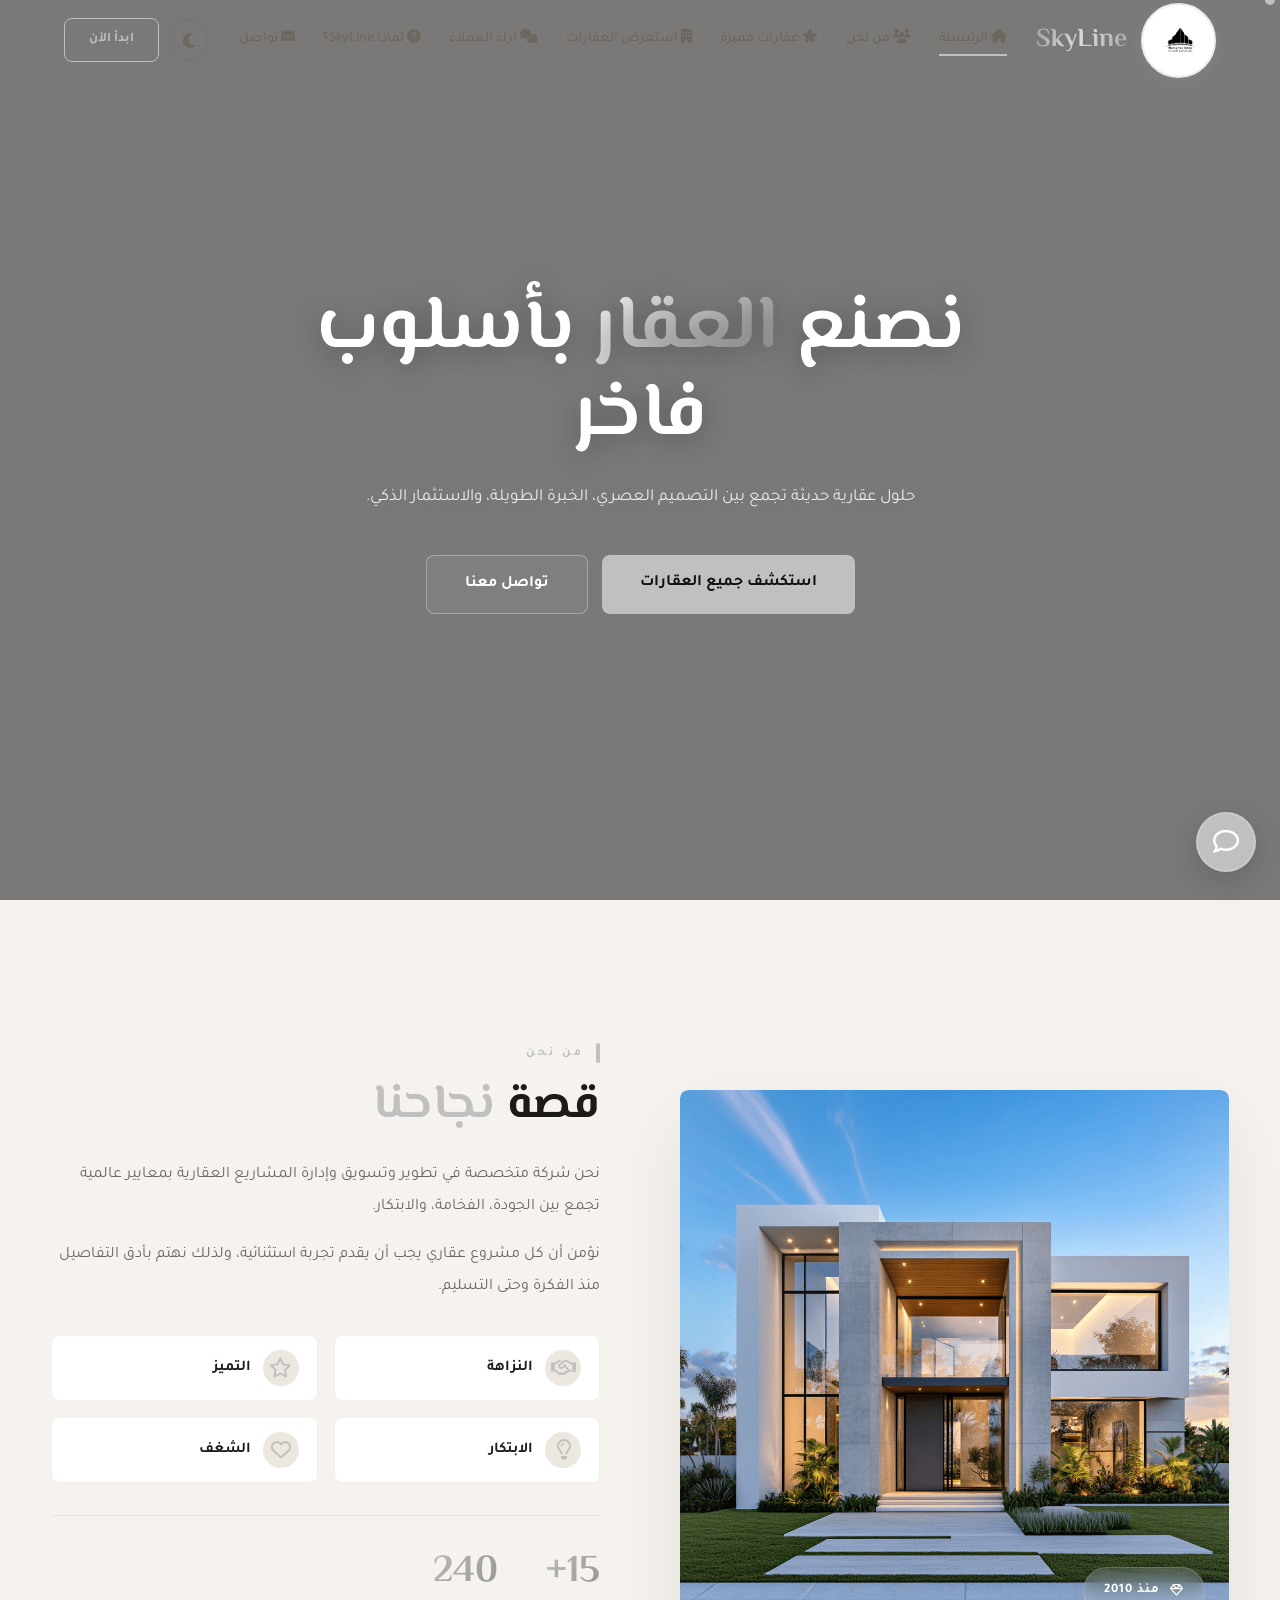
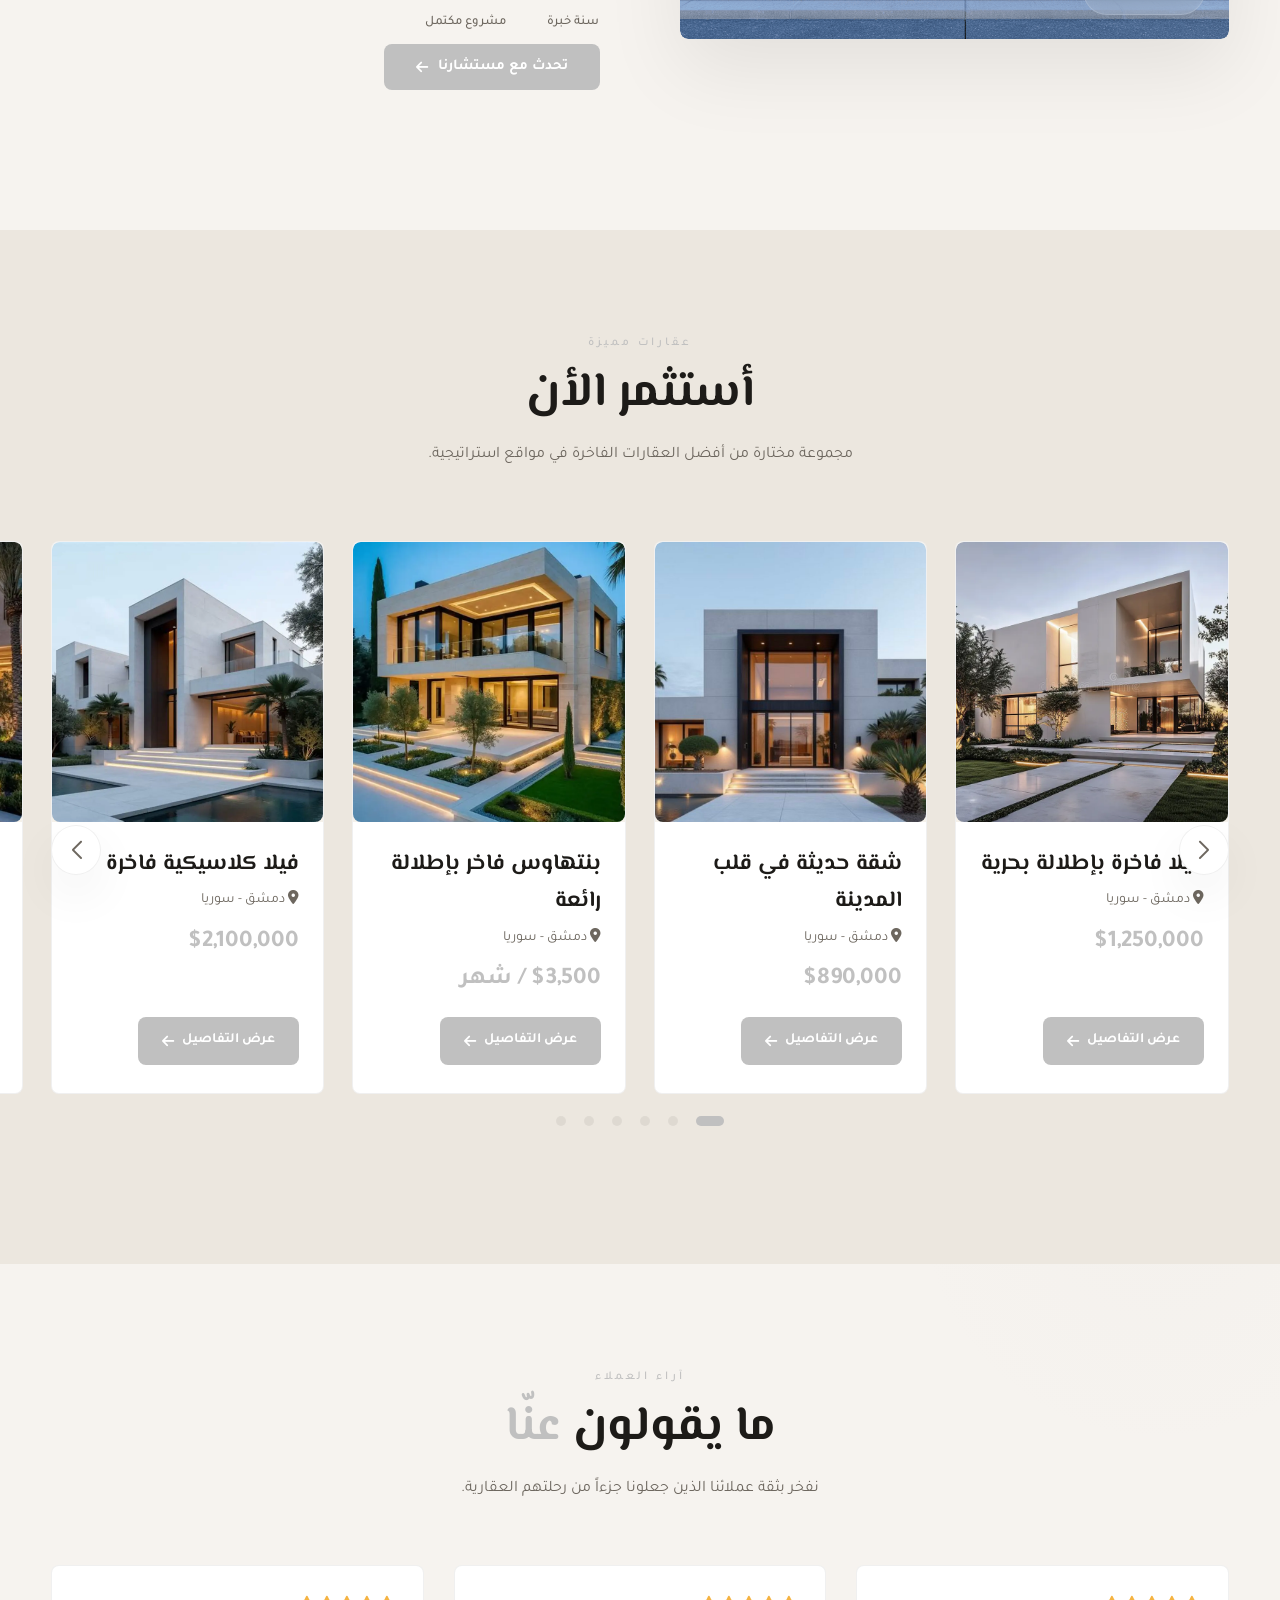
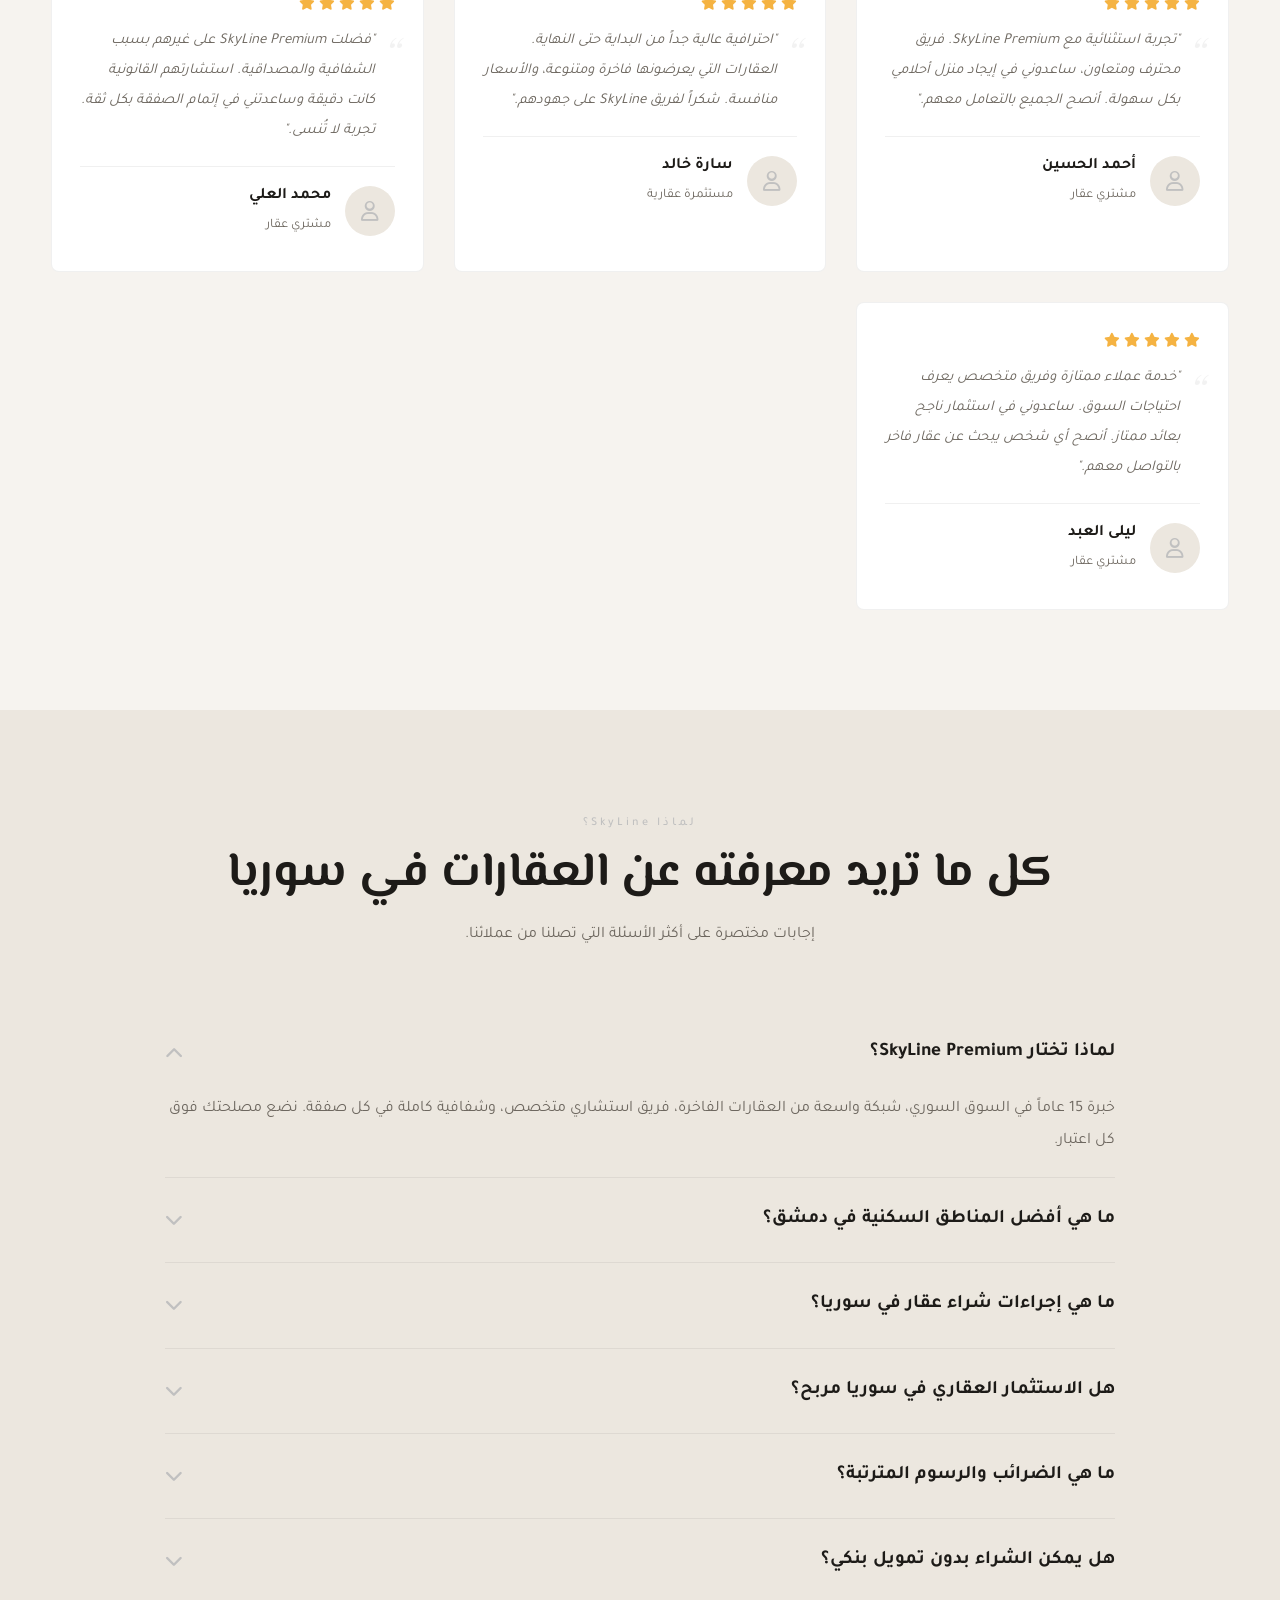
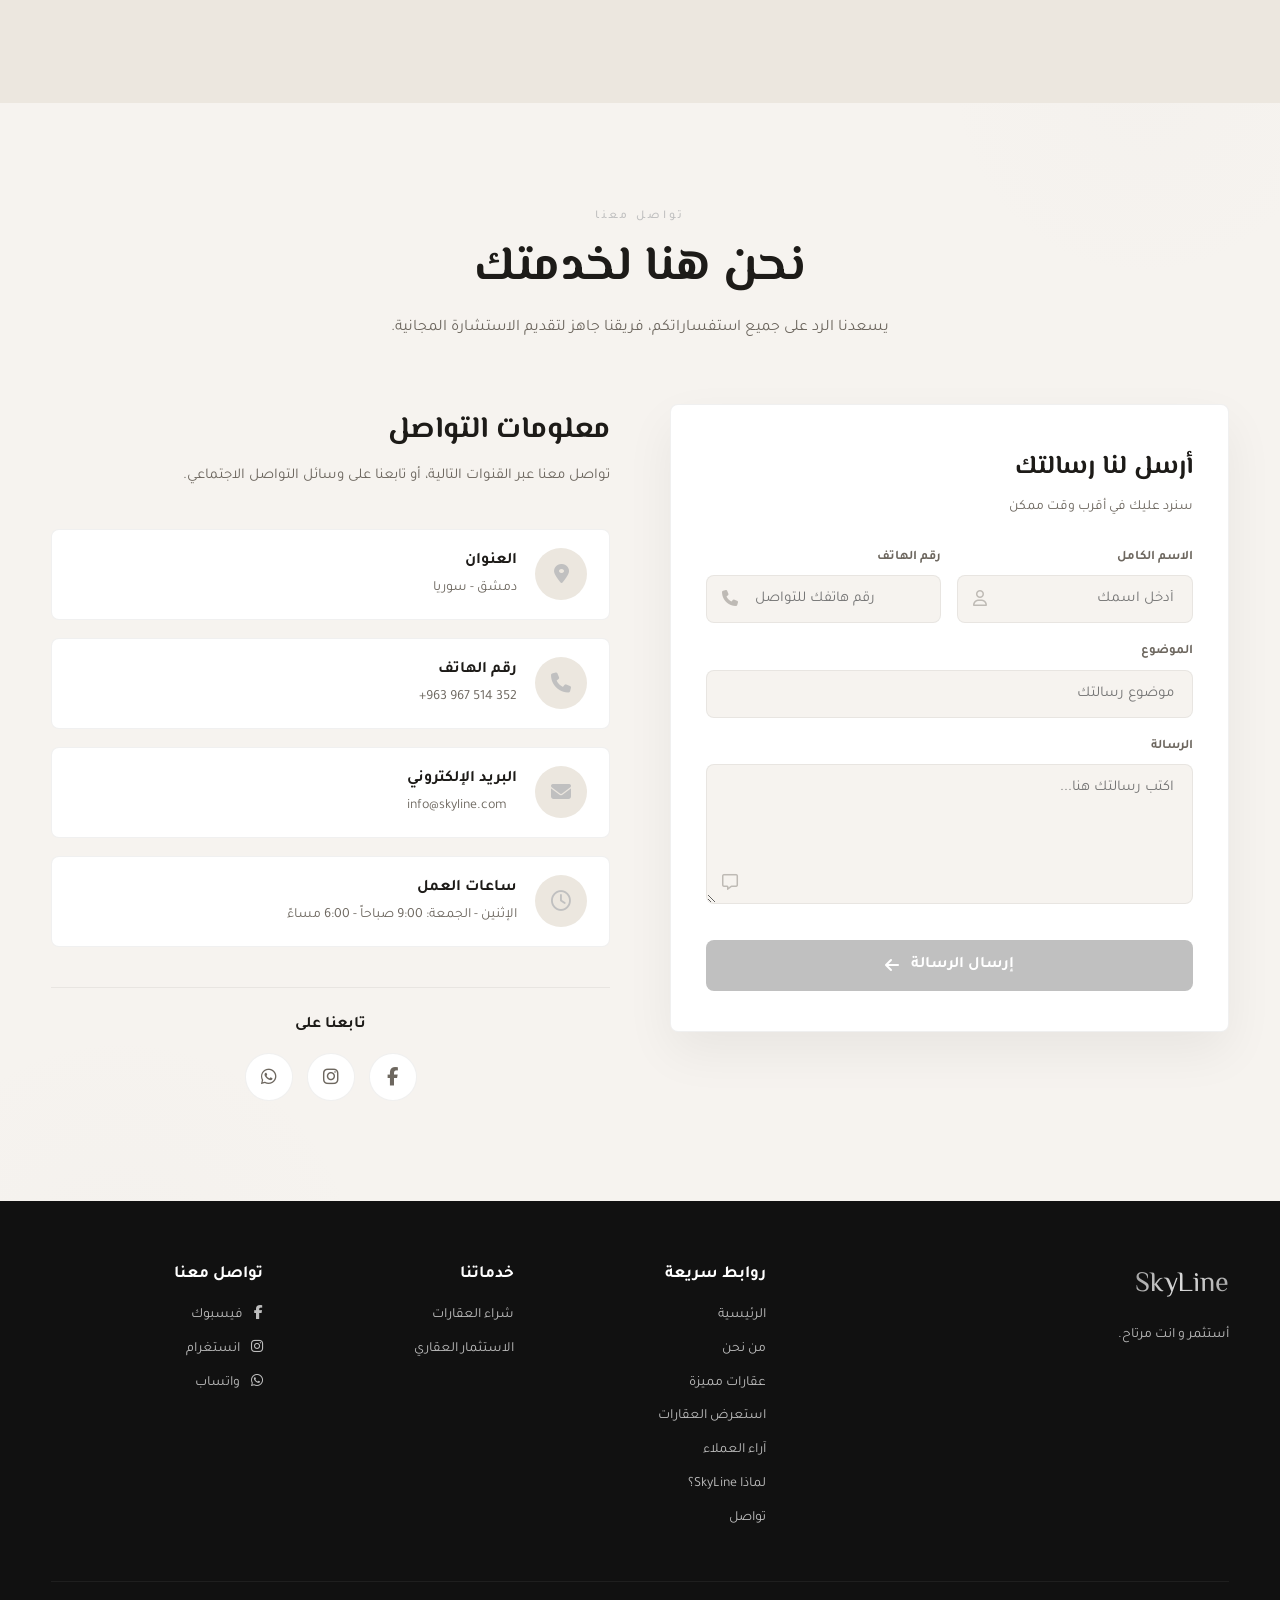
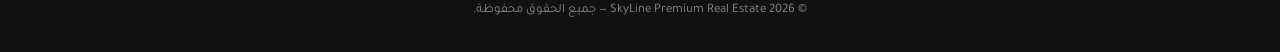
<file: index.html>
<!DOCTYPE html>
<html lang="ar" dir="rtl">
<head>
  <meta charset="UTF-8" />
  <meta name="viewport" content="width=device-width, initial-scale=1.0" />
  <title>SkyLine Premium | العقارات الفاخرة</title>

  <!-- ====== Favicon ====== -->
  <link rel="icon" type="image/jpeg" sizes="32x32" href="img/90.jpg" />
  <link rel="icon" type="image/jpeg" sizes="16x16" href="img/90.jpg" />
  <link rel="apple-touch-icon" sizes="180x180" href="img/90.jpg" />

  <!-- ====== الخطوط ====== -->
  <link rel="preconnect" href="https://fonts.googleapis.com" />
  <link rel="preconnect" href="https://fonts.gstatic.com" crossorigin />
  <link href="https://fonts.googleapis.com/css2?family=El+Messiri:wght@400;500;600;700&family=Tajawal:wght@300;400;500;700;800&display=swap" rel="stylesheet" />

  <!-- ====== Font Awesome ====== -->
  <link href="https://cdnjs.cloudflare.com/ajax/libs/font-awesome/6.6.0/css/all.min.css" rel="stylesheet" />

  <!-- ====== Swiper.js ====== -->
  <link rel="stylesheet" href="https://cdn.jsdelivr.net/npm/swiper@11/swiper-bundle.min.css" />
  <link rel="stylesheet" href="css/index.css" />
</head>

<body>

  <!-- ===== شاشة التحميل ===== -->
  <div class="loader" id="loader">
    <div class="loader-logo">
      <img src="img/1.jpg" alt="SkyLine" />
    </div>
    <div class="loader-bar-wrap">
      <div class="loader-bar"></div>
    </div>
    <p class="loader-text">أستثمر و انت مرتاح</p>
  </div>

  <!-- ===== المؤشر المخصص ===== -->
  <div class="cursor"></div>

  <!-- ===== الناف بار ===== -->
  <header class="navbar" id="navbar">
    <div class="nav-logo">
      <div class="nav-logo-badge">
        <img src="img/1.jpg" alt="شعار SkyLine" />
      </div>
      <div class="nav-logo-text">SkyLine</div>
    </div>

    <ul class="nav-links" id="navLinks">
      <button class="close-menu" id="closeMenu">
        <i class="fa-solid fa-xmark"></i>
      </button>
      <li><a href="#hero" class="active"><i class="fa-solid fa-house"></i> الرئيسية</a></li>
      <li><a href="#who"><i class="fa-solid fa-users"></i> من نحن</a></li>
      <li><a href="#featured"><i class="fa-solid fa-star"></i> عقارات مميزة</a></li>
      <li><a href="properties.html"><i class="fa-solid fa-building"></i> استعرض العقارات</a></li>
      <li><a href="#testimonials"><i class="fa-solid fa-comments"></i> آراء العملاء</a></li>
      <li><a href="#faq"><i class="fa-solid fa-circle-question"></i> لماذا SkyLine؟</a></li>
      <li><a href="#contact"><i class="fa-solid fa-envelope"></i> تواصل</a></li>
    </ul>

    <div class="nav-actions">
      <button class="theme-toggle" id="themeToggle" aria-label="تبديل الوضع">
        <i class="fa-solid fa-moon"></i>
      </button>
      <a href="#contact" class="nav-cta">ابدأ الآن</a>
      <button class="nav-burger" id="navBurger" aria-label="فتح القائمة">
        <i class="fa-solid fa-bars"></i>
      </button>
    </div>
  </header>

  <div class="nav-overlay" id="navOverlay"></div>

  <!-- ===== الهيرو ===== -->
  <section id="hero">
    <video class="hero-video hero-video-desktop" autoplay muted loop playsinline>
      <source src="img/hero-desktop.mp4" type="video/mp4" />
    </video>
    <video class="hero-video hero-video-mobile" autoplay muted loop playsinline>
      <source src="img/hero-mobile.mp4" type="video/mp4" />
    </video>
    <div class="hero-overlay"></div>
    <div class="hero-content">
      <h1>نصنع <span>العقار</span> بأسلوب فاخر</h1>
      <p>حلول عقارية حديثة تجمع بين التصميم العصري، الخبرة الطويلة، والاستثمار الذكي.</p>
      <div class="hero-btns">
        <a href="properties.html" class="hero-btn primary">استكشف جميع العقارات</a>
        <a href="#contact" class="hero-btn secondary">تواصل معنا</a>
      </div>
    </div>
  </section>

  <!-- ===== من نحن ===== -->
  <section id="who">
    <div class="container who-wrapper">
      <div class="who-grid">
        <div class="who-image-wrapper">
          <div class="who-image">
            <img src="img/about.jpg" alt="عن الشركة" />
            <div class="who-image-shimmer"></div>
          </div>
          <div class="who-image-badge">
            <i class="fa-regular fa-gem"></i>
            منذ 2010
          </div>
        </div>
        <div class="who-content fade-up">
          <div class="who-tag">من نحن</div>
          <h2>قصة <span>نجاحنا</span></h2>
          <p>نحن شركة متخصصة في تطوير وتسويق وإدارة المشاريع العقارية بمعايير عالمية تجمع بين الجودة، الفخامة، والابتكار.</p>
          <p>نؤمن أن كل مشروع عقاري يجب أن يقدم تجربة استثنائية، ولذلك نهتم بأدق التفاصيل منذ الفكرة وحتى التسليم.</p>
          <div class="who-values">
            <div class="who-value"><i class="fa-regular fa-handshake"></i><span>النزاهة</span></div>
            <div class="who-value"><i class="fa-regular fa-star"></i><span>التميز</span></div>
            <div class="who-value"><i class="fa-regular fa-lightbulb"></i><span>الابتكار</span></div>
            <div class="who-value"><i class="fa-regular fa-heart"></i><span>الشغف</span></div>
          </div>
          <div class="who-stats">
            <div class="who-stat"><h3>15+</h3><span>سنة خبرة</span></div>
            <div class="who-stat"><h3>240</h3><span>مشروع مكتمل</span></div>
          </div>
          <button onclick="toggleChat()" class="who-btn">تحدث مع مستشارنا <i class="fa-solid fa-arrow-left"></i></button>
        </div>
      </div>
    </div>
  </section>

  <!-- ===== عقارات مميزة ===== -->
  <section id="featured">
    <div class="container">
      <div class="section-head">
        <small>عقارات مميزة</small>
        <h2>أستثمر الأن</h2>
        <p>مجموعة مختارة من أفضل العقارات الفاخرة في مواقع استراتيجية.</p>
      </div>

      <div class="swiper featured-swiper">
        <div class="swiper-wrapper">
          <!-- العقار 1 -->
          <div class="swiper-slide">
            <div class="featured-slide">
              <div class="featured-slide-image" onclick="window.location.href='property-detail.html?id=0'">
                <img src="img/9.jpg" alt="فيلا فاخرة" />
                <div class="zoom-icon"><i class="fa-solid fa-expand"></i></div>
              </div>
              <div class="featured-slide-body">
                <h3>فيلا فاخرة بإطلالة بحرية</h3>
                <div class="location"><i class="fa-solid fa-location-dot"></i> دمشق - سوريا</div>
                <div class="price">$1,250,000</div>
                <a href="property-detail.html?id=0" class="details-btn">عرض التفاصيل <i class="fa-solid fa-arrow-left"></i></a>
              </div>
            </div>
          </div>
          <!-- العقار 2 -->
          <div class="swiper-slide">
            <div class="featured-slide">
              <div class="featured-slide-image" onclick="window.location.href='property-detail.html?id=1'">
                <img src="img/8.jpg" alt="شقة حديثة" />
                <div class="zoom-icon"><i class="fa-solid fa-expand"></i></div>
              </div>
              <div class="featured-slide-body">
                <h3>شقة حديثة في قلب المدينة</h3>
                <div class="location"><i class="fa-solid fa-location-dot"></i> دمشق - سوريا</div>
                <div class="price">$890,000</div>
                <a href="property-detail.html?id=1" class="details-btn">عرض التفاصيل <i class="fa-solid fa-arrow-left"></i></a>
              </div>
            </div>
          </div>
          <!-- العقار 3 -->
          <div class="swiper-slide">
            <div class="featured-slide">
              <div class="featured-slide-image" onclick="window.location.href='property-detail.html?id=2'">
                <img src="img/7.jpg" alt="بنتهاوس" />
                <div class="zoom-icon"><i class="fa-solid fa-expand"></i></div>
              </div>
              <div class="featured-slide-body">
                <h3>بنتهاوس فاخر بإطلالة رائعة</h3>
                <div class="location"><i class="fa-solid fa-location-dot"></i> دمشق - سوريا</div>
                <div class="price">$3,500 / شهر</div>
                <a href="property-detail.html?id=2" class="details-btn">عرض التفاصيل <i class="fa-solid fa-arrow-left"></i></a>
              </div>
            </div>
          </div>
          <!-- العقار 4 -->
          <div class="swiper-slide">
            <div class="featured-slide">
              <div class="featured-slide-image" onclick="window.location.href='property-detail.html?id=3'">
                <img src="img/6.jpg" alt="فيلا كلاسيكية" />
                <div class="zoom-icon"><i class="fa-solid fa-expand"></i></div>
              </div>
              <div class="featured-slide-body">
                <h3>فيلا كلاسيكية فاخرة</h3>
                <div class="location"><i class="fa-solid fa-location-dot"></i> دمشق - سوريا</div>
                <div class="price">$2,100,000</div>
                <a href="property-detail.html?id=3" class="details-btn">عرض التفاصيل <i class="fa-solid fa-arrow-left"></i></a>
              </div>
            </div>
          </div>
          <!-- العقار 5 -->
          <div class="swiper-slide">
            <div class="featured-slide">
              <div class="featured-slide-image" onclick="window.location.href='property-detail.html?id=4'">
                <img src="img/5.jpg" alt="فيلا عصرية" />
                <div class="zoom-icon"><i class="fa-solid fa-expand"></i></div>
              </div>
              <div class="featured-slide-body">
                <h3>فيلا عصرية بإطلالة جبلية</h3>
                <div class="location"><i class="fa-solid fa-location-dot"></i> دمشق - سوريا</div>
                <div class="price">$1,450,000</div>
                <a href="property-detail.html?id=4" class="details-btn">عرض التفاصيل <i class="fa-solid fa-arrow-left"></i></a>
              </div>
            </div>
          </div>
          <!-- العقار 6 -->
          <div class="swiper-slide">
            <div class="featured-slide">
              <div class="featured-slide-image" onclick="window.location.href='property-detail.html?id=5'">
                <img src="img/4.jpg" alt="شقة راقية" />
                <div class="zoom-icon"><i class="fa-solid fa-expand"></i></div>
              </div>
              <div class="featured-slide-body">
                <h3>شقة راقية بموقع مميز</h3>
                <div class="location"><i class="fa-solid fa-location-dot"></i> دمشق - سوريا</div>
                <div class="price">$750,000</div>
                <a href="property-detail.html?id=5" class="details-btn">عرض التفاصيل <i class="fa-solid fa-arrow-left"></i></a>
              </div>
            </div>
          </div>
        </div>

        <div class="swiper-button-next"></div>
        <div class="swiper-button-prev"></div>
        <div class="swiper-pagination"></div>
      </div>
    </div>
  </section>

  <!-- ===== آراء العملاء ===== -->
  <section id="testimonials">
    <div class="container">
      <div class="section-head">
        <small>آراء العملاء</small>
        <h2>ما يقولون <span>عنّا</span></h2>
        <p>نفخر بثقة عملائنا الذين جعلونا جزءاً من رحلتهم العقارية.</p>
      </div>

      <div class="testimonials-grid">
        <!-- رأي 1 -->
        <div class="testimonial-card">
          <div class="testimonial-stars">
            <i class="fa-solid fa-star"></i>
            <i class="fa-solid fa-star"></i>
            <i class="fa-solid fa-star"></i>
            <i class="fa-solid fa-star"></i>
            <i class="fa-solid fa-star"></i>
          </div>
          <p class="testimonial-text">"تجربة استثنائية مع SkyLine Premium. فريق محترف ومتعاون، ساعدوني في إيجاد منزل أحلامي بكل سهولة. أنصح الجميع بالتعامل معهم."</p>
          <div class="testimonial-author">
            <div class="testimonial-avatar">
              <i class="fa-regular fa-user"></i>
            </div>
            <div>
              <h4>أحمد الحسين</h4>
              <span>مشتري عقار</span>
            </div>
          </div>
        </div>
        <!-- رأي 2 -->
        <div class="testimonial-card">
          <div class="testimonial-stars">
            <i class="fa-solid fa-star"></i>
            <i class="fa-solid fa-star"></i>
            <i class="fa-solid fa-star"></i>
            <i class="fa-solid fa-star"></i>
            <i class="fa-solid fa-star"></i>
          </div>
          <p class="testimonial-text">"احترافية عالية جداً من البداية حتى النهاية. العقارات التي يعرضونها فاخرة ومتنوعة، والأسعار منافسة. شكراً لفريق SkyLine على جهودهم."</p>
          <div class="testimonial-author">
            <div class="testimonial-avatar">
              <i class="fa-regular fa-user"></i>
            </div>
            <div>
              <h4>سارة خالد</h4>
              <span>مستثمرة عقارية</span>
            </div>
          </div>
        </div>
        <!-- رأي 3 -->
        <div class="testimonial-card">
          <div class="testimonial-stars">
            <i class="fa-solid fa-star"></i>
            <i class="fa-solid fa-star"></i>
            <i class="fa-solid fa-star"></i>
            <i class="fa-solid fa-star"></i>
            <i class="fa-solid fa-star"></i>
          </div>
          <p class="testimonial-text">"فضلت SkyLine Premium على غيرهم بسبب الشفافية والمصداقية. استشارتهم القانونية كانت دقيقة وساعدتني في إتمام الصفقة بكل ثقة. تجربة لا تُنسى."</p>
          <div class="testimonial-author">
            <div class="testimonial-avatar">
              <i class="fa-regular fa-user"></i>
            </div>
            <div>
              <h4>محمد العلي</h4>
              <span>مشتري عقار</span>
            </div>
          </div>
        </div>
        <!-- رأي 4 -->
        <div class="testimonial-card">
          <div class="testimonial-stars">
            <i class="fa-solid fa-star"></i>
            <i class="fa-solid fa-star"></i>
            <i class="fa-solid fa-star"></i>
            <i class="fa-solid fa-star"></i>
            <i class="fa-solid fa-star"></i>
          </div>
          <p class="testimonial-text">"خدمة عملاء ممتازة وفريق متخصص يعرف احتياجات السوق. ساعدوني في استثمار ناجح بعائد ممتاز. أنصح أي شخص يبحث عن عقار فاخر بالتواصل معهم."</p>
          <div class="testimonial-author">
            <div class="testimonial-avatar">
              <i class="fa-regular fa-user"></i>
            </div>
            <div>
              <h4>ليلى العبد</h4>
              <span>مشتري عقار</span>
            </div>
          </div>
        </div>
      </div>
    </div>
  </section>

  <!-- ===== لماذا SkyLine؟ ===== -->
  <section id="faq">
    <div class="container">
      <div class="section-head">
        <small>لماذا SkyLine؟</small>
        <h2>كل ما تريد معرفته عن العقارات في سوريا</h2>
        <p>إجابات مختصرة على أكثر الأسئلة التي تصلنا من عملائنا.</p>
      </div>

      <div class="faq-grid">
        <div class="faq-item active">
          <div class="faq-question" onclick="toggleFaq(this)">
            <span>لماذا تختار SkyLine Premium؟</span>
            <i class="fa-solid fa-chevron-down faq-icon"></i>
          </div>
          <div class="faq-answer">
            <p>خبرة 15 عاماً في السوق السوري، شبكة واسعة من العقارات الفاخرة، فريق استشاري متخصص، وشفافية كاملة في كل صفقة. نضع مصلحتك فوق كل اعتبار.</p>
          </div>
        </div>
        <div class="faq-item">
          <div class="faq-question" onclick="toggleFaq(this)">
            <span>ما هي أفضل المناطق السكنية في دمشق؟</span>
            <i class="fa-solid fa-chevron-down faq-icon"></i>
          </div>
          <div class="faq-answer">
            <p><strong>المالكي، أبو رمانة، الربوة، واليرموك.</strong> المالكي وأبو رمانة من أعرق المناطق وأكثرها هدوءاً، الربوة توفر إطلالات طبيعية، واليرموك منطقة حيوية قريبة من الخدمات.</p>
          </div>
        </div>
        <div class="faq-item">
          <div class="faq-question" onclick="toggleFaq(this)">
            <span>ما هي إجراءات شراء عقار في سوريا؟</span>
            <i class="fa-solid fa-chevron-down faq-icon"></i>
          </div>
          <div class="faq-answer">
            <p>تبدأ بتوقيع عقد ابتدائي، ثم التوجه إلى <strong>دائرة السجل العقاري</strong> لإتمام التسجيل. تحتاج هوية شخصية، وإثبات ملكية البائع، وعقد البيع النهائي. تستغرق العملية من أسبوعين إلى شهر.</p>
          </div>
        </div>
        <div class="faq-item">
          <div class="faq-question" onclick="toggleFaq(this)">
            <span>هل الاستثمار العقاري في سوريا مربح؟</span>
            <i class="fa-solid fa-chevron-down faq-icon"></i>
          </div>
          <div class="faq-answer">
            <p>نعم، خاصة في دمشق وحلب. مع عودة الاستقرار، تشهد الأسعار ارتفاعاً تدريجياً. العائد على الإيجار في المناطق الحيوية يتراوح بين <strong>6% إلى 10%</strong> سنوياً.</p>
          </div>
        </div>
        <div class="faq-item">
          <div class="faq-question" onclick="toggleFaq(this)">
            <span>ما هي الضرائب والرسوم المترتبة؟</span>
            <i class="fa-solid fa-chevron-down faq-icon"></i>
          </div>
          <div class="faq-answer">
            <p>تشمل <strong>رسوم التسجيل العقاري</strong> (حوالي 3% من قيمة العقار)، رسوم الطابع، وضريبة الأبنية السنوية. فريقنا القانوني يقدم استشارة تفصيلية قبل إتمام الصفقة.</p>
          </div>
        </div>
        <div class="faq-item">
          <div class="faq-question" onclick="toggleFaq(this)">
            <span>هل يمكن الشراء بدون تمويل بنكي؟</span>
            <i class="fa-solid fa-chevron-down faq-icon"></i>
          </div>
          <div class="faq-answer">
            <p>نعم، يمكنك الشراء نقداً أو عبر خطة تقسيط مع البائع. نقدم في SkyLine Premium خدمات تسهيل الدفع مع مطورين موثوقين، بمقدم يبدأ من <strong>20%</strong> وتقسيط حتى 5 سنوات.</p>
          </div>
        </div>
      </div>
    </div>
  </section>

  <!-- ===== تواصل معنا ===== -->
  <section id="contact">
    <div class="container contact-wrapper">
      <div class="section-head">
        <small>تواصل معنا</small>
        <h2>نحن هنا لخدمتك</h2>
        <p>يسعدنا الرد على جميع استفساراتكم، فريقنا جاهز لتقديم الاستشارة المجانية.</p>
      </div>

      <div class="contact-grid">
        <div class="contact-form-box">
          <h3 class="form-title">أرسل لنا رسالتك</h3>
          <p class="form-subtitle">سنرد عليك في أقرب وقت ممكن</p>

          <form class="contact-form">
            <div class="form-row">
              <div class="form-group">
                <label>الاسم الكامل</label>
                <input type="text" placeholder="أدخل اسمك" required />
                <span class="input-icon"><i class="fa-regular fa-user"></i></span>
              </div>
              <div class="form-group">
                <label>رقم الهاتف</label>
                <input type="tel" placeholder="رقم هاتفك للتواصل" required />
                <span class="input-icon"><i class="fa-solid fa-phone"></i></span>
              </div>
            </div>
            <div class="form-group">
              <label>الموضوع</label>
              <input type="text" placeholder="موضوع رسالتك" />
            </div>
            <div class="form-group">
              <label>الرسالة</label>
              <textarea placeholder="اكتب رسالتك هنا..." required></textarea>
              <span class="input-icon-bottom"><i class="fa-regular fa-message"></i></span>
            </div>
            <button class="contact-btn" type="submit">
              إرسال الرسالة
              <i class="fa-solid fa-arrow-left"></i>
            </button>
          </form>
        </div>

        <div class="contact-info-box">
          <div class="info-head">
            <h3>معلومات التواصل</h3>
            <p>تواصل معنا عبر القنوات التالية، أو تابعنا على وسائل التواصل الاجتماعي.</p>
          </div>

          <div class="contact-info-items">
            <div class="info-item">
              <div class="info-icon"><i class="fa-solid fa-location-dot"></i></div>
              <div class="info-text">
                <h4>العنوان</h4>
                <p>دمشق - سوريا</p>
              </div>
            </div>
            <div class="info-item">
              <div class="info-icon"><i class="fa-solid fa-phone"></i></div>
              <div class="info-text">
                <h4>رقم الهاتف</h4>
                <p dir="ltr">+963 967 514 352</p>
              </div>
            </div>
            <div class="info-item">
              <div class="info-icon"><i class="fa-solid fa-envelope"></i></div>
              <div class="info-text">
                <h4>البريد الإلكتروني</h4>
                <p dir="ltr">info@skyline.com</p>
              </div>
            </div>
            <div class="info-item">
              <div class="info-icon"><i class="fa-regular fa-clock"></i></div>
              <div class="info-text">
                <h4>ساعات العمل</h4>
                <p>الإثنين - الجمعة: 9:00 صباحاً - 6:00 مساءً</p>
              </div>
            </div>
          </div>

          <div class="contact-social">
            <h4 style="text-align: center;">تابعنا على</h4>
            <div class="social-links" style="justify-content: center;">
              <a href="https://www.facebook.com/skylinepremium" target="_blank" aria-label="فيسبوك">
                <i class="fa-brands fa-facebook-f"></i>
              </a>
              <a href="https://www.instagram.com/skylinepremium" target="_blank" aria-label="انستغرام">
                <i class="fa-brands fa-instagram"></i>
              </a>
              <a href="https://wa.me/963967514352" target="_blank" aria-label="واتساب">
                <i class="fa-brands fa-whatsapp"></i>
              </a>
            </div>
          </div>
        </div>
      </div>
    </div>
  </section>

  <!-- ===== الفوتر ===== -->
  <footer>
    <div class="container">
      <div class="footer-grid">
        <div>
          <div class="footer-logo">SkyLine</div>
          <p class="footer-about">أستثمر و انت مرتاح.</p>
        </div>
        <div>
          <h3 style="margin-bottom:14px;font-size:17px;">روابط سريعة</h3>
          <div class="footer-links">
            <a href="#hero">الرئيسية</a>
            <a href="#who">من نحن</a>
            <a href="#featured">عقارات مميزة</a>
            <a href="properties.html">استعرض العقارات</a>
            <a href="#testimonials">آراء العملاء</a>
            <a href="#faq">لماذا SkyLine؟</a>
            <a href="#contact">تواصل</a>
          </div>
        </div>
        <div>
          <h3 style="margin-bottom:14px;font-size:17px;">خدماتنا</h3>
          <div class="footer-links">
  <a href="properties.html?offer=sale">شراء العقارات</a>
  <a href="index.html#faq">الاستثمار العقاري</a>
</div>
        </div>
        <div>
          <h3 style="margin-bottom:14px;font-size:17px;">تواصل معنا</h3>
          <div class="footer-links">
            <a href="https://www.facebook.com/skylinepremium" target="_blank">
              <i class="fa-brands fa-facebook-f" style="margin-left:8px;"></i> فيسبوك
            </a>
            <a href="https://www.instagram.com/skylinepremium" target="_blank">
              <i class="fa-brands fa-instagram" style="margin-left:8px;"></i> انستغرام
            </a>
            <a href="https://wa.me/963967514352" target="_blank">
              <i class="fa-brands fa-whatsapp" style="margin-left:8px;"></i> واتساب
            </a>
          </div>
        </div>
      </div>
      <div class="footer-bottom">© 2026 SkyLine Premium Real Estate — جميع الحقوق محفوظة.</div>
    </div>
  </footer>

  <!-- ===== زر العودة للأعلى ===== -->
  <a href="#" class="to-top" id="toTop"><i class="fa-solid fa-arrow-up"></i></a>

  <!-- ===== زر الشات بوت ===== -->
  <button class="chat-toggle" id="chatToggle" onclick="toggleChat()" aria-label="فتح المحادثة">
    <i class="fa-regular fa-comment"></i>
    <i class="fa-solid fa-xmark"></i>
  </button>

  <!-- ===== نافذة الشات ===== -->
  <div class="chat-window" id="chatWindow">
    <div class="chat-header">
      <div class="chat-header-info">
        <div class="chat-avatar"><i class="fa-regular fa-comment"></i></div>
        <div>
          <span class="chat-name">مساعد SkyLine</span>
          <span class="chat-status">متصل الآن</span>
        </div>
      </div>
      <button class="chat-header-close" onclick="toggleChat()">
        <i class="fa-solid fa-xmark"></i>
      </button>
    </div>

    <div class="chat-messages" id="chatMessages">
      <div class="chat-message bot">أهلاً بك! 👋</div>
      <div class="chat-message bot">كيف يمكنني مساعدتك اليوم؟</div>
    </div>

    <div class="chat-footer">
      <input type="text" id="chatInput" placeholder="اكتب رسالتك هنا..." onkeypress="if(event.key==='Enter') sendMessage()" />
      <button class="send-btn" onclick="sendMessage()">
        <i class="fa-regular fa-paper-plane"></i>
      </button>
    </div>
  </div>

  <script src="https://cdn.jsdelivr.net/npm/swiper@11/swiper-bundle.min.js"></script>
  <script src="js/index.js"></script>

</body>
</html>
</file>
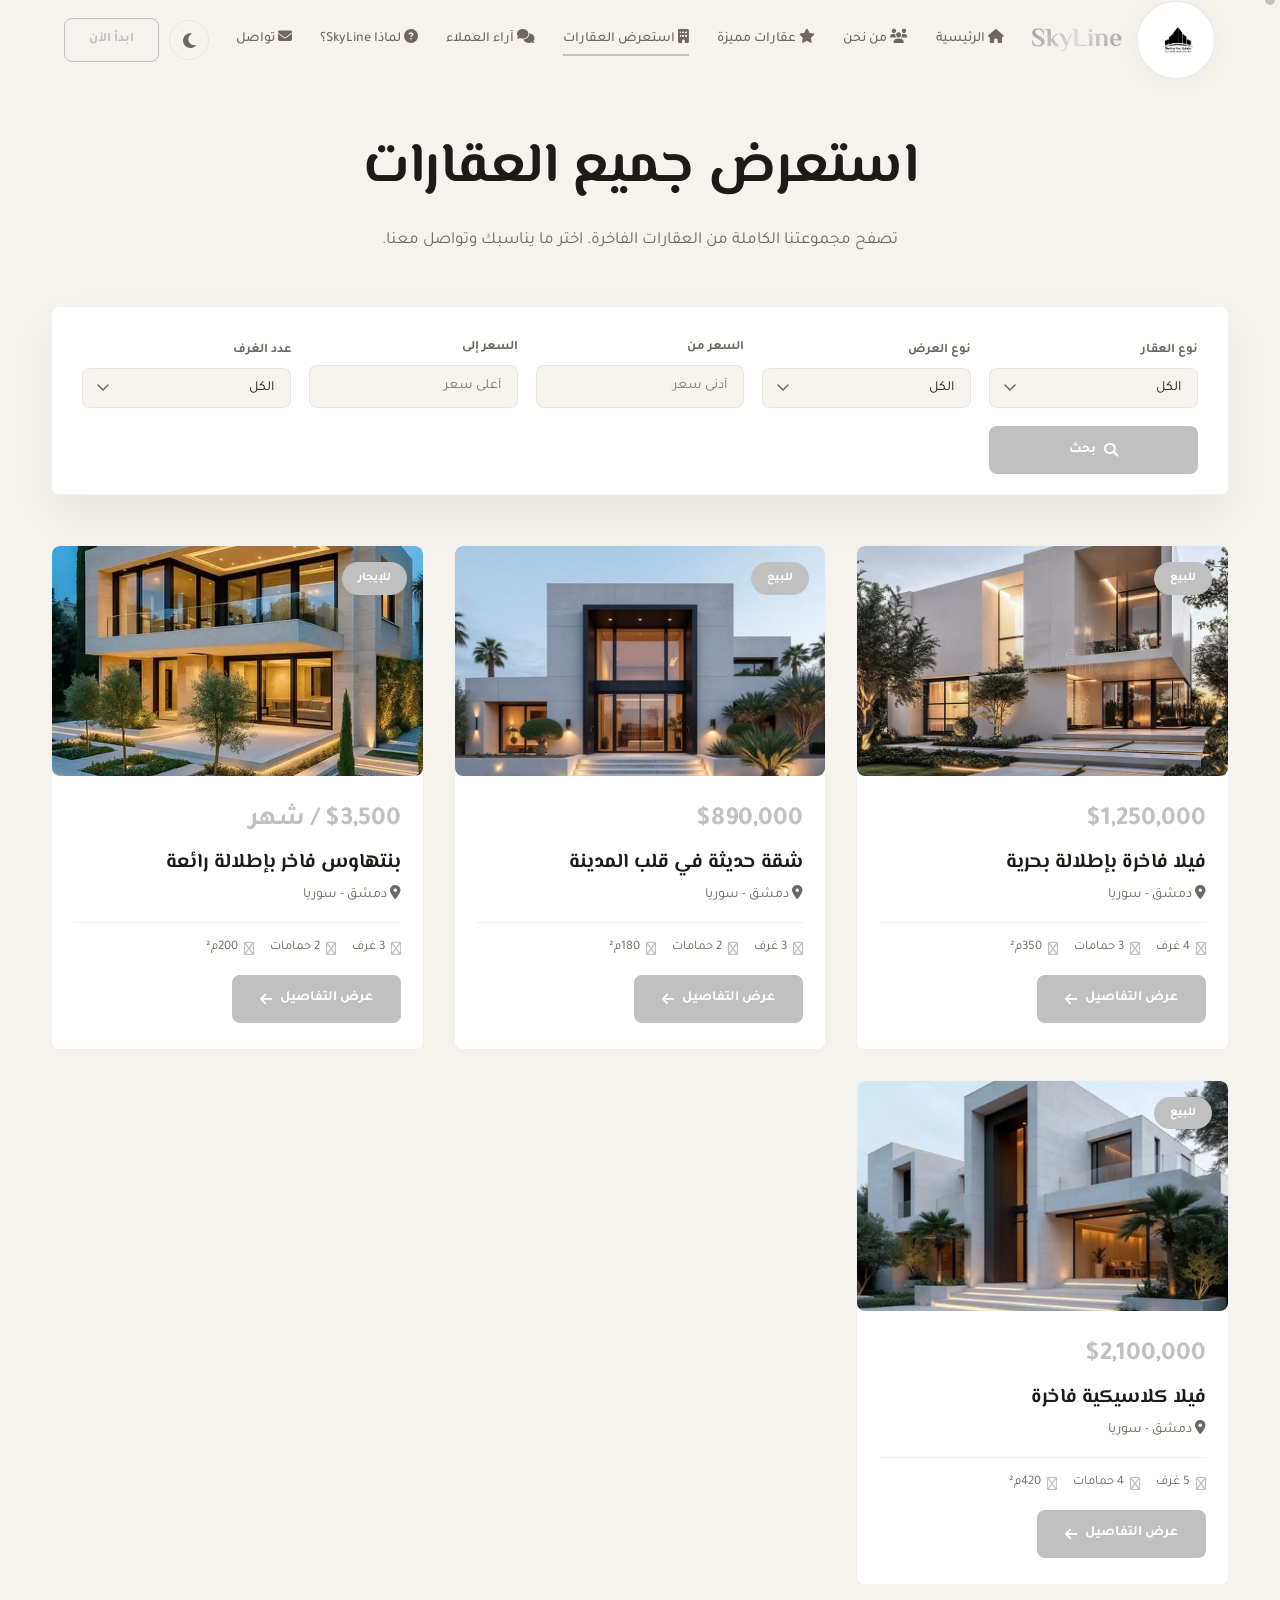
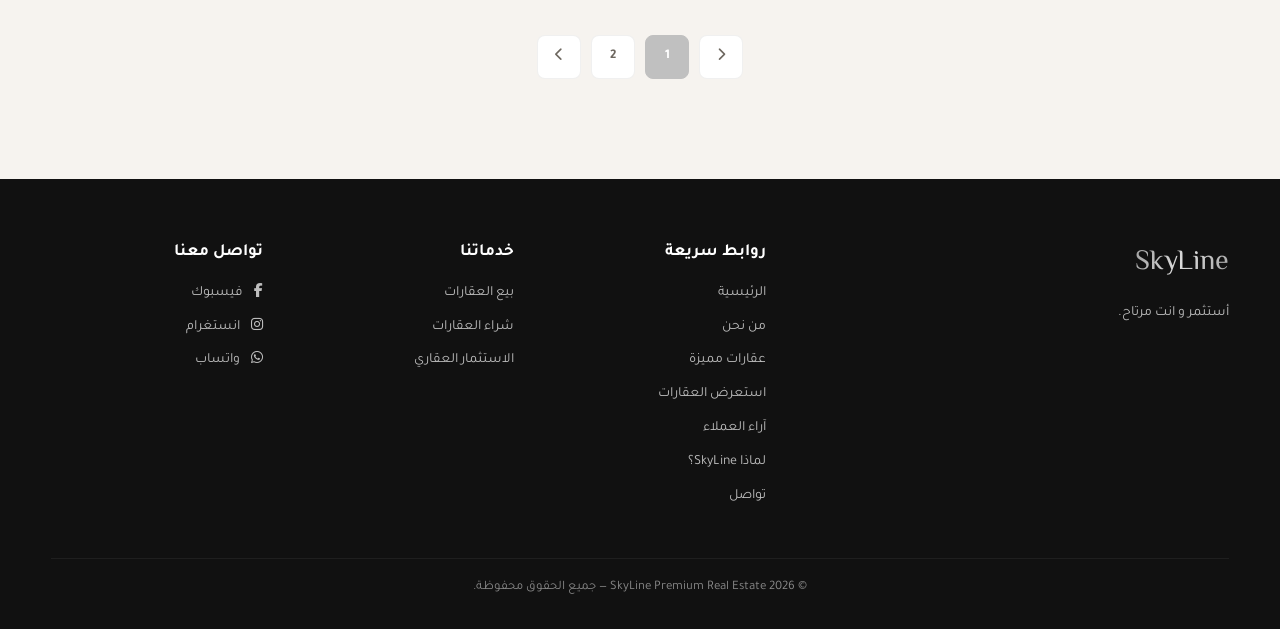
<file: properties.html>
<!DOCTYPE html>
<html lang="ar" dir="rtl">
<head>
  <meta charset="UTF-8" />
  <meta name="viewport" content="width=device-width, initial-scale=1.0" />
  <title>استعرض العقارات | SkyLine Premium</title>

  <!-- ====== Favicon ====== -->
  <link rel="icon" type="image/jpeg" sizes="32x32" href="img/90.jpg" />
  <link rel="icon" type="image/jpeg" sizes="16x16" href="img/90.jpg" />
  <link rel="apple-touch-icon" sizes="180x180" href="img/90.jpg" />

  <!-- ====== الخطوط ====== -->
  <link rel="preconnect" href="https://fonts.googleapis.com" />
  <link rel="preconnect" href="https://fonts.gstatic.com" crossorigin />
  <link href="https://fonts.googleapis.com/css2?family=El+Messiri:wght@400;500;600;700&family=Tajawal:wght@300;400;500;700;800&display=swap" rel="stylesheet" />

  <!-- ====== Font Awesome ====== -->
  <link href="https://cdnjs.cloudflare.com/ajax/libs/font-awesome/6.6.0/css/all.min.css" rel="stylesheet" />

  <link rel="stylesheet" href="css/properties.css">
</head>

<body>

  <!-- ===== شاشة التحميل ===== -->
  <div class="loader" id="loader">
    <div class="loader-logo">
      <img src="img/1.jpg" alt="SkyLine" />
    </div>
    <div class="loader-bar-wrap">
      <div class="loader-bar"></div>
    </div>
<p class="loader-text">أستثمر و انت مرتاح</p>  </div>

  <!-- ===== المؤشر المخصص ===== -->
  <div class="cursor"></div>

  <!-- ===== الناف بار ===== -->
  <header class="navbar" id="navbar">
    <div class="nav-logo">
      <div class="nav-logo-badge">
        <img src="img/1.jpg" alt="شعار SkyLine" />
      </div>
      <div class="nav-logo-text">SkyLine</div>
    </div>

    <ul class="nav-links" id="navLinks">
      <button class="close-menu" id="closeMenu">
        <i class="fa-solid fa-xmark"></i>
      </button>
      <li><a href="index.html#hero"><i class="fa-solid fa-house"></i> الرئيسية</a></li>
      <li><a href="index.html#who"><i class="fa-solid fa-users"></i> من نحن</a></li>
      <li><a href="index.html#featured"><i class="fa-solid fa-star"></i> عقارات مميزة</a></li>
      <li><a href="properties.html" class="active"><i class="fa-solid fa-building"></i> استعرض العقارات</a></li>
      <li><a href="index.html#testimonials"><i class="fa-solid fa-comments"></i> آراء العملاء</a></li>
      <li><a href="index.html#faq"><i class="fa-solid fa-circle-question"></i> لماذا SkyLine؟</a></li>
      <li><a href="index.html#contact"><i class="fa-solid fa-envelope"></i> تواصل</a></li>
    </ul>

    <div class="nav-actions">
      <button class="theme-toggle" id="themeToggle" aria-label="تبديل الوضع">
        <i class="fa-solid fa-moon"></i>
      </button>
      <a href="index.html#contact" class="nav-cta">ابدأ الآن</a>
      <button class="nav-burger" id="navBurger" aria-label="فتح القائمة">
        <i class="fa-solid fa-bars"></i>
      </button>
    </div>
  </header>

  <div class="nav-overlay" id="navOverlay"></div>

  <!-- ===== صفحة العقارات ===== -->
  <section class="properties-page">
    <div class="container">

      <div class="properties-header">
        <h1>استعرض جميع العقارات</h1>
        <p>تصفح مجموعتنا الكاملة من العقارات الفاخرة. اختر ما يناسبك وتواصل معنا.</p>
      </div>

      <div class="filter-section">
        <form id="filterForm">
          <div class="filter-grid">
            <div class="filter-group">
              <label>نوع العقار</label>
              <select id="propertyType">
                <option value="all">الكل</option>
                <option value="villa">فيلا</option>
                <option value="apartment">شقة</option>
                <option value="penthouse">بنتهاوس</option>
              </select>
            </div>
            <div class="filter-group">
              <label>نوع العرض</label>
              <select id="offerType">
                <option value="all">الكل</option>
                <option value="sale">للبيع</option>
                <option value="rent">للإيجار</option>
              </select>
            </div>
            <div class="filter-group">
              <label>السعر من</label>
              <input type="number" id="priceFrom" placeholder="أدنى سعر" />
            </div>
            <div class="filter-group">
              <label>السعر إلى</label>
              <input type="number" id="priceTo" placeholder="أعلى سعر" />
            </div>
            <div class="filter-group">
              <label>عدد الغرف</label>
              <select id="bedrooms">
                <option value="all">الكل</option>
                <option value="1">1</option>
                <option value="2">2</option>
                <option value="3">3</option>
                <option value="4">4+</option>
              </select>
            </div>
            <div class="filter-group" style="display:flex; align-items:end;">
              <button class="filter-btn" type="submit"><i class="fa-solid fa-magnifying-glass"></i> بحث</button>
            </div>
          </div>
        </form>
      </div>

      <div class="properties-grid" id="propertiesGrid">
        <!-- العقار 1 -->
        <div class="property-card" data-type="villa" data-offer="sale" data-price="1250000" data-bedrooms="4">
          <div class="property-card-image" onclick="window.location.href='property-detail.html?id=0'">
            <img src="img/9.jpg" alt="فيلا فاخرة" />
            <span class="property-tag">للبيع</span>
          </div>
          <div class="property-card-body">
            <div class="property-price">$1,250,000</div>
            <h3 class="property-title">فيلا فاخرة بإطلالة بحرية</h3>
            <div class="property-location"><i class="fa-solid fa-location-dot"></i> دمشق - سوريا</div>
            <div class="property-features">
              <span><i class="fa-regular fa-bed"></i> 4 غرف</span>
              <span><i class="fa-regular fa-bath"></i> 3 حمامات</span>
              <span><i class="fa-regular fa-ruler"></i> 350م²</span>
            </div>
            <a href="property-detail.html?id=0" class="property-detail-btn">
              عرض التفاصيل <i class="fa-solid fa-arrow-left"></i>
            </a>
          </div>
        </div>

        <!-- العقار 2 -->
        <div class="property-card" data-type="apartment" data-offer="sale" data-price="890000" data-bedrooms="3">
          <div class="property-card-image" onclick="window.location.href='property-detail.html?id=1'">
            <img src="img/8.jpg" alt="شقة حديثة" />
            <span class="property-tag">للبيع</span>
          </div>
          <div class="property-card-body">
            <div class="property-price">$890,000</div>
            <h3 class="property-title">شقة حديثة في قلب المدينة</h3>
            <div class="property-location"><i class="fa-solid fa-location-dot"></i> دمشق - سوريا</div>
            <div class="property-features">
              <span><i class="fa-regular fa-bed"></i> 3 غرف</span>
              <span><i class="fa-regular fa-bath"></i> 2 حمامات</span>
              <span><i class="fa-regular fa-ruler"></i> 180م²</span>
            </div>
            <a href="property-detail.html?id=1" class="property-detail-btn">
              عرض التفاصيل <i class="fa-solid fa-arrow-left"></i>
            </a>
          </div>
        </div>

        <!-- العقار 3 -->
        <div class="property-card" data-type="penthouse" data-offer="rent" data-price="3500" data-bedrooms="3">
          <div class="property-card-image" onclick="window.location.href='property-detail.html?id=2'">
            <img src="img/7.jpg" alt="بنتهاوس" />
            <span class="property-tag">للإيجار</span>
          </div>
          <div class="property-card-body">
            <div class="property-price">$3,500 / شهر</div>
            <h3 class="property-title">بنتهاوس فاخر بإطلالة رائعة</h3>
            <div class="property-location"><i class="fa-solid fa-location-dot"></i> دمشق - سوريا</div>
            <div class="property-features">
              <span><i class="fa-regular fa-bed"></i> 3 غرف</span>
              <span><i class="fa-regular fa-bath"></i> 2 حمامات</span>
              <span><i class="fa-regular fa-ruler"></i> 200م²</span>
            </div>
            <a href="property-detail.html?id=2" class="property-detail-btn">
              عرض التفاصيل <i class="fa-solid fa-arrow-left"></i>
            </a>
          </div>
        </div>

        <!-- العقار 4 -->
        <div class="property-card" data-type="villa" data-offer="sale" data-price="2100000" data-bedrooms="5">
          <div class="property-card-image" onclick="window.location.href='property-detail.html?id=3'">
            <img src="img/6.jpg" alt="فيلا كلاسيكية" />
            <span class="property-tag">للبيع</span>
          </div>
          <div class="property-card-body">
            <div class="property-price">$2,100,000</div>
            <h3 class="property-title">فيلا كلاسيكية فاخرة</h3>
            <div class="property-location"><i class="fa-solid fa-location-dot"></i> دمشق - سوريا</div>
            <div class="property-features">
              <span><i class="fa-regular fa-bed"></i> 5 غرف</span>
              <span><i class="fa-regular fa-bath"></i> 4 حمامات</span>
              <span><i class="fa-regular fa-ruler"></i> 420م²</span>
            </div>
            <a href="property-detail.html?id=3" class="property-detail-btn">
              عرض التفاصيل <i class="fa-solid fa-arrow-left"></i>
            </a>
          </div>
        </div>

        <!-- العقار 5 -->
        <div class="property-card" data-type="villa" data-offer="sale" data-price="1450000" data-bedrooms="4">
          <div class="property-card-image" onclick="window.location.href='property-detail.html?id=4'">
            <img src="img/5.jpg" alt="فيلا عصرية" />
            <span class="property-tag">للبيع</span>
          </div>
          <div class="property-card-body">
            <div class="property-price">$1,450,000</div>
            <h3 class="property-title">فيلا عصرية بإطلالة جبلية</h3>
            <div class="property-location"><i class="fa-solid fa-location-dot"></i> دمشق - سوريا</div>
            <div class="property-features">
              <span><i class="fa-regular fa-bed"></i> 4 غرف</span>
              <span><i class="fa-regular fa-bath"></i> 3 حمامات</span>
              <span><i class="fa-regular fa-ruler"></i> 380م²</span>
            </div>
            <a href="property-detail.html?id=4" class="property-detail-btn">
              عرض التفاصيل <i class="fa-solid fa-arrow-left"></i>
            </a>
          </div>
        </div>

        <!-- العقار 6 -->
        <div class="property-card" data-type="apartment" data-offer="sale" data-price="750000" data-bedrooms="2">
          <div class="property-card-image" onclick="window.location.href='property-detail.html?id=5'">
            <img src="img/4.jpg" alt="شقة راقية" />
            <span class="property-tag">للبيع</span>
          </div>
          <div class="property-card-body">
            <div class="property-price">$750,000</div>
            <h3 class="property-title">شقة راقية بموقع مميز</h3>
            <div class="property-location"><i class="fa-solid fa-location-dot"></i> دمشق - سوريا</div>
            <div class="property-features">
              <span><i class="fa-regular fa-bed"></i> 2 غرف</span>
              <span><i class="fa-regular fa-bath"></i> 2 حمامات</span>
              <span><i class="fa-regular fa-ruler"></i> 140م²</span>
            </div>
            <a href="property-detail.html?id=5" class="property-detail-btn">
              عرض التفاصيل <i class="fa-solid fa-arrow-left"></i>
            </a>
          </div>
        </div>
      </div>

      <div class="pagination" id="pagination">
        <button class="prev-page"><i class="fa-solid fa-chevron-right"></i></button>
        <button class="page-btn active" data-page="1">1</button>
        <button class="page-btn" data-page="2">2</button>
        <button class="page-btn" data-page="3">3</button>
        <button class="next-page"><i class="fa-solid fa-chevron-left"></i></button>
      </div>
    </div>
  </section>

  <!-- ===== نافذة تفاصيل العقار (Modal) ===== -->
  <div class="modal-overlay" id="modalOverlay" onclick="closeModalOutside(event)">
    <div class="modal-content">
      <button class="modal-close" onclick="closeModal()"><i class="fa-solid fa-xmark"></i></button>

      <div class="modal-gallery">
        <div class="main-img">
          <img id="modalMainImg" src="img/9.jpg" alt="صورة العقار" />
        </div>
        <div class="thumbnails">
          <img src="img/9.jpg" alt="" onclick="changeMainImg(this.src)" />
          <img src="img/8.jpg" alt="" onclick="changeMainImg(this.src)" />
          <img src="img/7.jpg" alt="" onclick="changeMainImg(this.src)" />
          <img src="img/6.jpg" alt="" onclick="changeMainImg(this.src)" />
        </div>
      </div>

      <div class="modal-details">
        <h2 id="modalTitle">فيلا فاخرة بإطلالة بحرية</h2>
        <div class="modal-price" id="modalPrice">$1,250,000</div>
        <div class="modal-location" id="modalLocation"><i class="fa-solid fa-location-dot"></i> دمشق - سوريا</div>
        <p class="modal-description" id="modalDescription">
          تتميز هذه الفيلا الفاخرة بتصميم عصري وإطلالة بحرية ساحرة. تتكون من 4 غرف نوم واسعة، 3 حمامات، وصالة معيشة مفتوحة. المطبخ مجهز بأحدث التقنيات، والحديقة الخارجية توفر مساحة مثالية للاسترخاء.
        </p>
        <div class="modal-specs">
          <div class="spec"><strong>350م²</strong><span>المساحة</span></div>
          <div class="spec"><strong>4</strong><span>غرف نوم</span></div>
          <div class="spec"><strong>3</strong><span>حمامات</span></div>
          <div class="spec"><strong>2022</strong><span>سنة البناء</span></div>
        </div>
        <a href="index.html#contact" class="modal-contact-btn">
          تواصل لمعرفة التفاصيل <i class="fa-solid fa-arrow-left"></i>
        </a>
      </div>
    </div>
  </div>

  <!-- ===== الفوتر ===== -->
  <footer>
    <div class="container">
      <div class="footer-grid">
  <div>
    <div class="footer-logo">SkyLine</div>
    <p class="footer-about">أستثمر و انت مرتاح.</p>
  </div>
  <div>
    <h3 style="margin-bottom:14px;font-size:17px;">روابط سريعة</h3>
    <div class="footer-links">
      <a href="index.html#hero">الرئيسية</a>
      <a href="index.html#who">من نحن</a>
      <a href="index.html#featured">عقارات مميزة</a>
      <a href="properties.html">استعرض العقارات</a>
      <a href="index.html#testimonials">آراء العملاء</a>
      <a href="index.html#faq">لماذا SkyLine؟</a>
      <a href="index.html#contact">تواصل</a>
    </div>
  </div>
  <div>
    <h3 style="margin-bottom:14px;font-size:17px;">خدماتنا</h3>
    <div class="footer-links">
      <a href="properties.html?offer=sale">بيع العقارات</a>
      <a href="properties.html?offer=sale">شراء العقارات</a>
      <a href="index.html#faq">الاستثمار العقاري</a>
    </div>
  </div>
  <div>
    <h3 style="margin-bottom:14px;font-size:17px;">تواصل معنا</h3>
    <div class="footer-links">
      <a href="https://www.facebook.com/skylinepremium" target="_blank">
        <i class="fa-brands fa-facebook-f" style="margin-left:8px;"></i> فيسبوك
      </a>
      <a href="https://www.instagram.com/skylinepremium" target="_blank">
        <i class="fa-brands fa-instagram" style="margin-left:8px;"></i> انستغرام
      </a>
      <a href="https://wa.me/963967514352" target="_blank">
        <i class="fa-brands fa-whatsapp" style="margin-left:8px;"></i> واتساب
      </a>
    </div>
  </div>
</div>
      <div class="footer-bottom">© 2026 SkyLine Premium Real Estate — جميع الحقوق محفوظة.</div>
    </div>
  </footer>

  <!-- ===== زر العودة للأعلى ===== -->
  <a href="#" class="to-top" id="toTop"><i class="fa-solid fa-arrow-up"></i></a>

  <script src="js/properties.js"></script>

</body>
</html>
</file>
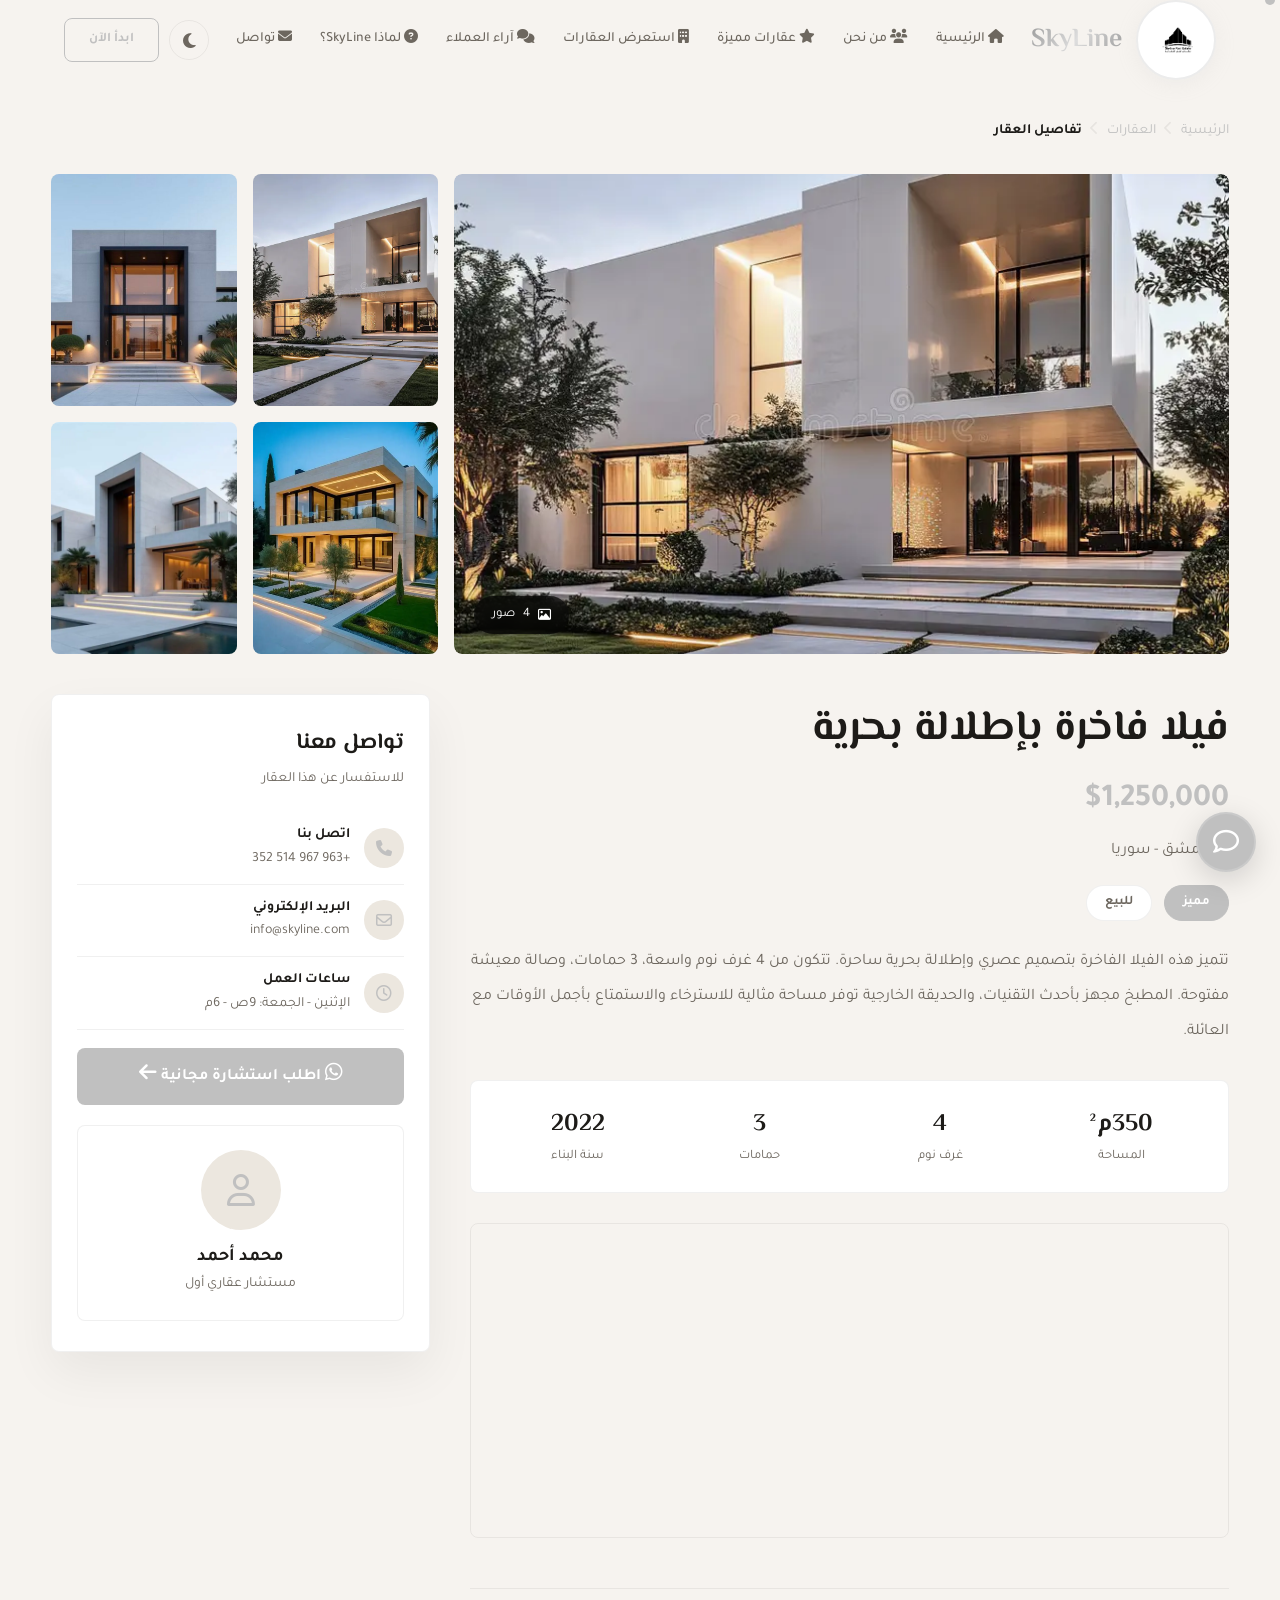
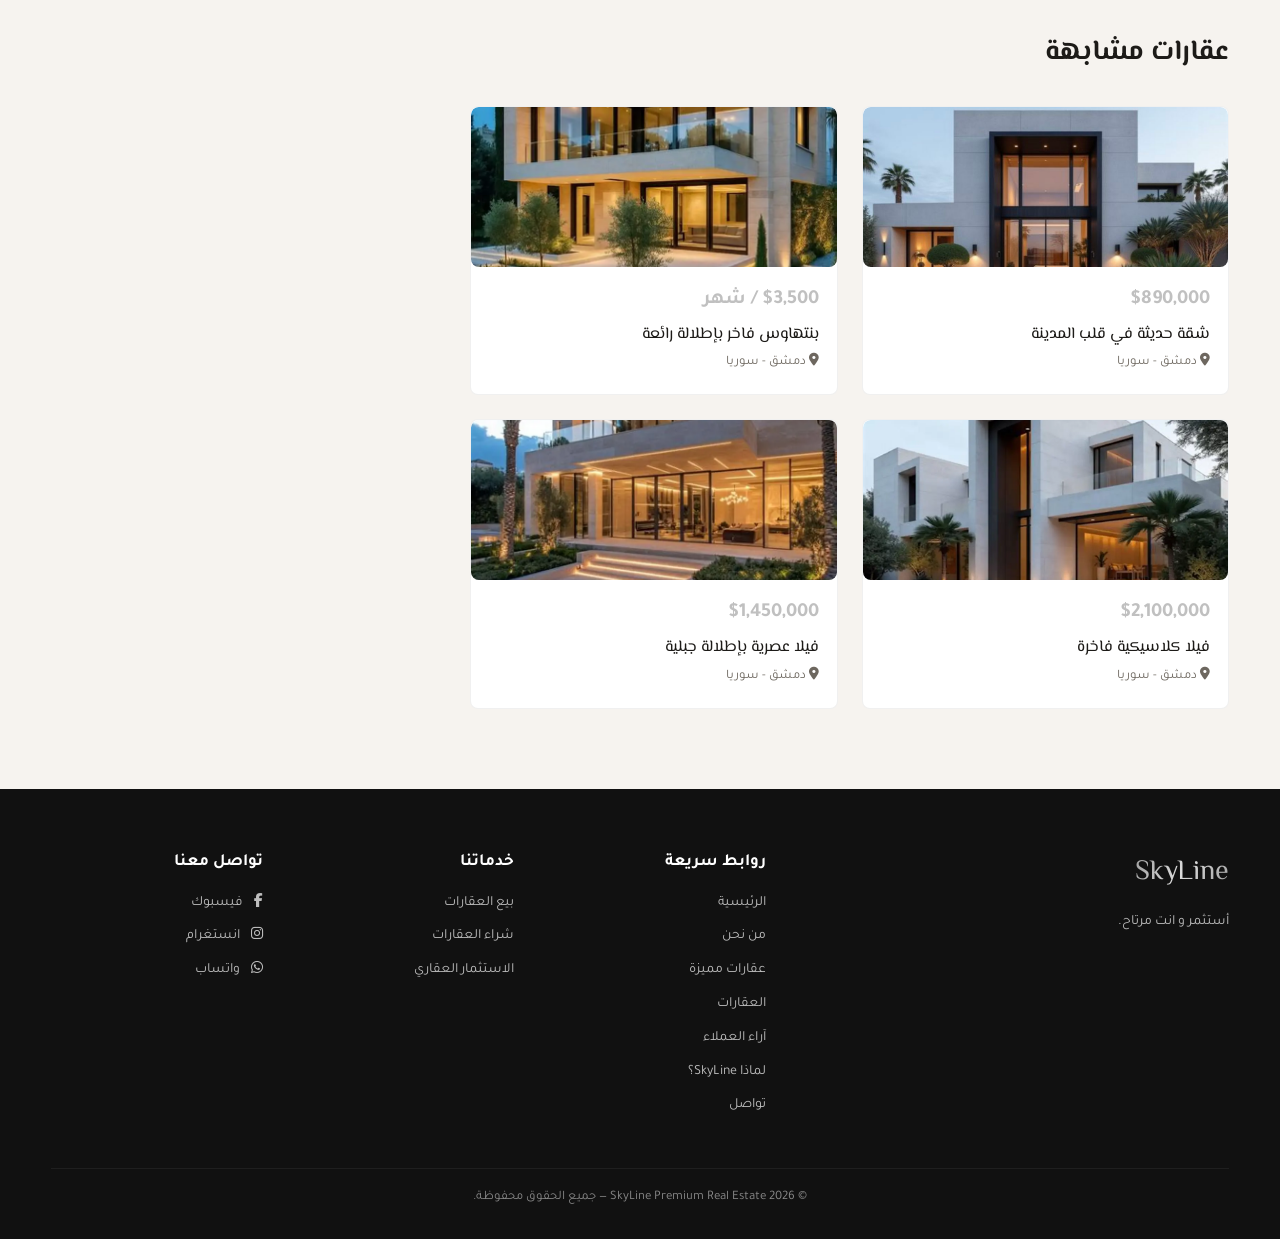
<file: property-detail.html>
<!DOCTYPE html>
<html lang="ar" dir="rtl">
<head>
  <meta charset="UTF-8" />
  <meta name="viewport" content="width=device-width, initial-scale=1.0" />
  <title>تفاصيل العقار | SkyLine Premium</title>

  <!-- ====== Favicon ====== -->
  <link rel="icon" type="image/jpeg" sizes="32x32" href="img/90.jpg" />
  <link rel="icon" type="image/jpeg" sizes="16x16" href="img/90.jpg" />
  <link rel="apple-touch-icon" sizes="180x180" href="img/90.jpg" />

  <!-- ====== الخطوط ====== -->
  <link rel="preconnect" href="https://fonts.googleapis.com" />
  <link rel="preconnect" href="https://fonts.gstatic.com" crossorigin />
  <link href="https://fonts.googleapis.com/css2?family=El+Messiri:wght@400;500;600;700&family=Tajawal:wght@300;400;500;700;800&display=swap" rel="stylesheet" />

  <!-- ====== Font Awesome ====== -->
  <link href="https://cdnjs.cloudflare.com/ajax/libs/font-awesome/6.6.0/css/all.min.css" rel="stylesheet" />

  <!-- ====== Swiper.js ====== -->
  <link rel="stylesheet" href="https://cdn.jsdelivr.net/npm/swiper@11/swiper-bundle.min.css" />

  <link rel="stylesheet" href="css/property-detail.css">
</head>

<body>

  <!-- ===== شاشة التحميل ===== -->
  <div class="loader" id="loader">
    <div class="loader-logo">
      <img src="img/1.jpg" alt="SkyLine" />
    </div>
    <div class="loader-bar-wrap">
      <div class="loader-bar"></div>
    </div>
<p class="loader-text">أستثمر و انت مرتاح</p>  </div>

  <!-- ===== المؤشر المخصص ===== -->
  <div class="cursor"></div>

  <!-- ===== الناف بار ===== -->
  <header class="navbar" id="navbar">
    <div class="nav-logo">
      <div class="nav-logo-badge">
        <img src="img/1.jpg" alt="شعار SkyLine" />
      </div>
      <div class="nav-logo-text">SkyLine</div>
    </div>

    <ul class="nav-links" id="navLinks">
      <button class="close-menu" id="closeMenu">
        <i class="fa-solid fa-xmark"></i>
      </button>
      <li><a href="index.html#hero"><i class="fa-solid fa-house"></i> الرئيسية</a></li>
      <li><a href="index.html#who"><i class="fa-solid fa-users"></i> من نحن</a></li>
      <li><a href="index.html#featured"><i class="fa-solid fa-star"></i> عقارات مميزة</a></li>
      <li><a href="properties.html"><i class="fa-solid fa-building"></i> استعرض العقارات</a></li>
      <li><a href="index.html#testimonials"><i class="fa-solid fa-comments"></i> آراء العملاء</a></li>
      <li><a href="index.html#faq"><i class="fa-solid fa-circle-question"></i> لماذا SkyLine؟</a></li>
      <li><a href="index.html#contact"><i class="fa-solid fa-envelope"></i> تواصل</a></li>
    </ul>

    <div class="nav-actions">
      <button class="theme-toggle" id="themeToggle" aria-label="تبديل الوضع">
        <i class="fa-solid fa-moon"></i>
      </button>
      <a href="index.html#contact" class="nav-cta">ابدأ الآن</a>
      <button class="nav-burger" id="navBurger" aria-label="فتح القائمة">
        <i class="fa-solid fa-bars"></i>
      </button>
    </div>
  </header>

  <div class="nav-overlay" id="navOverlay"></div>

  <!-- ===== صفحة تفاصيل العقار ===== -->
  <section class="property-detail-page">
    <div class="container">

      <div class="breadcrumb">
        <a href="index.html">الرئيسية</a>
        <span class="separator"><i class="fa-solid fa-chevron-left"></i></span>
        <a href="properties.html">العقارات</a>
        <span class="separator"><i class="fa-solid fa-chevron-left"></i></span>
        <span class="current">تفاصيل العقار</span>
      </div>

      <div class="property-gallery">
        <div class="main-image">
          <img id="mainImage" src="img/9.jpg" alt="صورة العقار الرئيسية" />
          <div class="gallery-badge">
            <i class="fa-regular fa-image"></i>
            <span id="imageCount">4</span> صور
          </div>
        </div>
        <div class="thumbnails" id="thumbnailsContainer">
          <img src="img/9.jpg" alt="" onclick="changeMainImage(this.src)" />
          <img src="img/8.jpg" alt="" onclick="changeMainImage(this.src)" />
          <img src="img/7.jpg" alt="" onclick="changeMainImage(this.src)" />
          <img src="img/6.jpg" alt="" onclick="changeMainImage(this.src)" />
        </div>
      </div>

      <div class="detail-content">

        <div class="detail-main">
          <h1 id="propertyTitle">فيلا فاخرة بإطلالة بحرية</h1>
          <div class="detail-price" id="propertyPrice">$1,250,000</div>
          <div class="detail-location">
            <i class="fa-solid fa-location-dot"></i>
            <span id="propertyLocation">دمشق - سوريا</span>
          </div>

          <div class="detail-tags">
            <span class="featured">مميز</span>
            <span id="propertyTag">للبيع</span>
          </div>

          <p class="detail-description" id="propertyDescription">
            تتميز هذه الفيلا الفاخرة بتصميم عصري وإطلالة بحرية ساحرة. تتكون من 4 غرف نوم واسعة، 3 حمامات، وصالة معيشة مفتوحة. المطبخ مجهز بأحدث التقنيات، والحديقة الخارجية توفر مساحة مثالية للاسترخاء والاستمتاع بأجمل الأوقات مع العائلة.
          </p>

          <div class="detail-specs" id="specsContainer">
            <div class="spec-item">
              <div class="spec-value" id="specArea">350م²</div>
              <div class="spec-label">المساحة</div>
            </div>
            <div class="spec-item">
              <div class="spec-value" id="specBedrooms">4</div>
              <div class="spec-label">غرف نوم</div>
            </div>
            <div class="spec-item">
              <div class="spec-value" id="specBathrooms">3</div>
              <div class="spec-label">حمامات</div>
            </div>
            <div class="spec-item">
              <div class="spec-value" id="specYear">2022</div>
              <div class="spec-label">سنة البناء</div>
            </div>
          </div>

          <div class="detail-map">
            <iframe
              src="https://www.google.com/maps/embed?pb=!1m18!1m12!1m3!1d2712.3456789!2d36.276!3d33.513!2m3!1f0!2f0!3f0!3m2!1i1024!2i768!4f13.1!3m3!1m2!1s0x0%3A0x0!2zMzPCsDMwJzQ2LjgiTiAzNsKwMTYnMzMuNiJF!5e0!3m2!1sen!2s!4v1700000000000"
              loading="lazy"
              allowfullscreen
              title="موقع العقار على الخريطة">
            </iframe>
          </div>

          <div class="similar-properties">
            <h3>عقارات مشابهة</h3>
            <div class="similar-grid">
              <div class="similar-card" onclick="window.location.href='property-detail.html?id=1'">
                <img src="img/8.jpg" alt="شقة حديثة" />
                <div class="similar-body">
                  <div class="similar-price">$890,000</div>
                  <div class="similar-title">شقة حديثة في قلب المدينة</div>
                  <div class="similar-location"><i class="fa-solid fa-location-dot"></i> دمشق - سوريا</div>
                </div>
              </div>
              <div class="similar-card" onclick="window.location.href='property-detail.html?id=2'">
                <img src="img/7.jpg" alt="بنتهاوس" />
                <div class="similar-body">
                  <div class="similar-price">$3,500 / شهر</div>
                  <div class="similar-title">بنتهاوس فاخر بإطلالة رائعة</div>
                  <div class="similar-location"><i class="fa-solid fa-location-dot"></i> دمشق - سوريا</div>
                </div>
              </div>
              <div class="similar-card" onclick="window.location.href='property-detail.html?id=3'">
                <img src="img/6.jpg" alt="فيلا كلاسيكية" />
                <div class="similar-body">
                  <div class="similar-price">$2,100,000</div>
                  <div class="similar-title">فيلا كلاسيكية فاخرة</div>
                  <div class="similar-location"><i class="fa-solid fa-location-dot"></i> دمشق - سوريا</div>
                </div>
              </div>
              <div class="similar-card" onclick="window.location.href='property-detail.html?id=4'">
                <img src="img/5.jpg" alt="فيلا عصرية" />
                <div class="similar-body">
                  <div class="similar-price">$1,450,000</div>
                  <div class="similar-title">فيلا عصرية بإطلالة جبلية</div>
                  <div class="similar-location"><i class="fa-solid fa-location-dot"></i> دمشق - سوريا</div>
                </div>
              </div>
            </div>
          </div>
        </div>

        <!-- ===== العمود الأيمن (جهة الاتصال) ===== -->
        <div class="detail-sidebar">
          <div class="contact-card">
            <h3>تواصل معنا</h3>
            <p class="contact-sub">للاستفسار عن هذا العقار</p>

            <div class="contact-item">
              <i class="fa-solid fa-phone"></i>
              <div class="contact-text">
                <strong>اتصل بنا</strong>
                +963 967 514 352
              </div>
            </div>
            <div class="contact-item">
              <i class="fa-regular fa-envelope"></i>
              <div class="contact-text">
                <strong>البريد الإلكتروني</strong>
                info@skyline.com
              </div>
            </div>
            <div class="contact-item">
              <i class="fa-regular fa-clock"></i>
              <div class="contact-text">
                <strong>ساعات العمل</strong>
                الإثنين - الجمعة: 9ص - 6م
              </div>
            </div>

            <!-- ===== زر واتساب ===== -->
<a href="#" class="contact-btn whatsapp-btn" id="whatsappBtn">
  <i class="fa-brands fa-whatsapp"></i>
  اطلب استشارة مجانية
  <i class="fa-solid fa-arrow-left"></i>
</a>

          <div class="agent-card">
            <div class="agent-avatar"><i class="fa-regular fa-user"></i></div>
            <div class="agent-name">محمد أحمد</div>
            <div class="agent-title">مستشار عقاري أول</div>
          </div>
        </div>
      </div>

    </div>
  </section>

  <!-- ===== الفوتر ===== -->
  <footer>
    <div class="container">
    <div class="footer-grid">
  <div>
    <div class="footer-logo">SkyLine</div>
    <p class="footer-about">أستثمر و انت مرتاح.</p>
  </div>
  <div>
    <h3 style="margin-bottom:14px;font-size:17px;">روابط سريعة</h3>
    <div class="footer-links">
      <a href="index.html#hero">الرئيسية</a>
      <a href="index.html#who">من نحن</a>
      <a href="index.html#featured">عقارات مميزة</a>
      <a href="properties.html">العقارات</a>
      <a href="index.html#testimonials">آراء العملاء</a>
      <a href="index.html#faq">لماذا SkyLine؟</a>
      <a href="index.html#contact">تواصل</a>
    </div>
  </div>
  <div>
    <h3 style="margin-bottom:14px;font-size:17px;">خدماتنا</h3>
    <div class="footer-links">
      <a href="properties.html?offer=sale">بيع العقارات</a>
      <a href="properties.html?offer=sale">شراء العقارات</a>
      <a href="index.html#faq">الاستثمار العقاري</a>
    </div>
  </div>
  <div>
    <h3 style="margin-bottom:14px;font-size:17px;">تواصل معنا</h3>
    <div class="footer-links">
      <a href="https://www.facebook.com/skylinepremium" target="_blank">
        <i class="fa-brands fa-facebook-f" style="margin-left:8px;"></i> فيسبوك
      </a>
      <a href="https://www.instagram.com/skylinepremium" target="_blank">
        <i class="fa-brands fa-instagram" style="margin-left:8px;"></i> انستغرام
      </a>
      <a href="https://wa.me/963967514352" target="_blank">
        <i class="fa-brands fa-whatsapp" style="margin-left:8px;"></i> واتساب
      </a>
    </div>
  </div>
</div>
      <div class="footer-bottom">© 2026 SkyLine Premium Real Estate — جميع الحقوق محفوظة.</div>
    </div>
  </footer>

  <!-- ===== زر العودة للأعلى ===== -->
  <a href="#" class="to-top" id="toTop"><i class="fa-solid fa-arrow-up"></i></a>

  <!-- ===== زر الشات بوت ===== -->
  <button class="chat-toggle" id="chatToggle" onclick="toggleChat()" aria-label="فتح المحادثة">
    <i class="fa-regular fa-comment"></i>
    <i class="fa-solid fa-xmark"></i>
  </button>

  <!-- ===== نافذة الشات ===== -->
  <div class="chat-window" id="chatWindow">
    <div class="chat-header">
      <div class="chat-header-info">
        <div class="chat-avatar"><i class="fa-regular fa-comment"></i></div>
        <div>
          <span class="chat-name">مساعد SkyLine</span>
          <span class="chat-status">متصل الآن</span>
        </div>
      </div>
      <button class="chat-header-close" onclick="toggleChat()">
        <i class="fa-solid fa-xmark"></i>
      </button>
    </div>
    <div class="chat-messages" id="chatMessages">
      <div class="chat-message bot">أهلاً بك! 👋</div>
      <div class="chat-message bot">كيف يمكنني مساعدتك اليوم؟</div>
    </div>
    <div class="chat-footer">
      <input type="text" id="chatInput" placeholder="اكتب رسالتك هنا..." onkeypress="if(event.key==='Enter') sendMessage()" />
      <button class="send-btn" onclick="sendMessage()">
        <i class="fa-regular fa-paper-plane"></i>
      </button>
    </div>
  </div>

<script src="js/property-detail.js"></script>

</body>
</html>
</file>
<file: css/index.css>
/* ============================================================
   CSS كامل – الصفحة الرئيسية + أنيميشن
   ============================================================ */

* {
  margin: 0;
  padding: 0;
  box-sizing: border-box;
}

:root {
  --silver: #c0c0c0;
  --silver-light: #ececec;
  --silver-dark: #8e8e8e;
  --bg: #f6f3ef;
  --bg2: #ece7df;
  --surface: #ffffff;
  --surface2: #f5f1ea;
  --text: #1d1b18;
  --text2: #6d675f;
  --line: rgba(0, 0, 0, 0.06);
  --glass: rgba(255, 255, 255, 0.7);
  --shadow: 0 20px 50px rgba(0, 0, 0, 0.06);
  --font-title: 'El Messiri', serif;
  --font-body: 'Tajawal', sans-serif;
  --radius: 8px;
  --transition: 0.4s cubic-bezier(0.22, 1, 0.36, 1);
}

[data-theme="dark"] {
  --bg: #121110;
  --bg2: #181715;
  --surface: #1d1c1a;
  --surface2: #252321;
  --text: #f3efe8;
  --text2: #aea89f;
  --line: rgba(255, 255, 255, 0.06);
  --glass: rgba(20, 20, 20, 0.7);
}

html {
  scroll-behavior: smooth;
}

body {
  font-family: var(--font-body);
  background: var(--bg);
  color: var(--text);
  overflow-x: hidden;
  direction: rtl;
  transition: 0.5s;
  line-height: 1.7;
}

img {
  display: block;
  max-width: 100%;
  border-radius: var(--radius);
}
a {
  color: inherit;
  text-decoration: none;
}
ul {
  list-style: none;
}
button {
  border: none;
  background: none;
  cursor: pointer;
  font-family: inherit;
}

.container {
  width: min(1360px, 92%);
  margin: auto;
}

/* ============================================================
   شاشة التحميل
   ============================================================ */
.loader {
  position: fixed;
  inset: 0;
  background: var(--bg);
  display: flex;
  flex-direction: column;
  align-items: center;
  justify-content: center;
  z-index: 99999;
  transition: 0.8s var(--transition);
  gap: 28px;
}

.loader.hide {
  opacity: 0;
  visibility: hidden;
  pointer-events: none;
}

.loader-logo {
  width: 200px;
  height: 200px;
  border-radius: 50%;
  background: #fff;
  display: flex;
  align-items: center;
  justify-content: center;
  box-shadow: 0 20px 50px rgba(0, 0, 0, 0.08);
  border: 2px solid var(--silver-light);
  animation: loaderPulse 1.8s ease-in-out infinite;
}

.loader-logo img {
  width: 96%;
  border-radius: 50%;
}

@keyframes loaderPulse {
  0%,
  100% {
    transform: scale(1);
  }
  50% {
    transform: scale(1.04);
    box-shadow: 0 25px 60px rgba(192, 192, 192, 0.2);
  }
}

.loader-bar-wrap {
  width: 220px;
  height: 3px;
  background: rgba(192, 192, 192, 0.15);
  border-radius: 10px;
  overflow: hidden;
  position: relative;
}

.loader-bar {
  position: absolute;
  right: 0;
  top: 0;
  height: 100%;
  width: 0%;
  background: linear-gradient(90deg, var(--silver-light), var(--silver), var(--silver-light));
  border-radius: 10px;
  animation: loadBar 1.6s ease-in-out infinite;
}

@keyframes loadBar {
  0% {
    width: 0%;
    right: 0;
    left: auto;
  }
  50% {
    width: 70%;
    right: 0;
    left: auto;
  }
  100% {
    width: 0%;
    right: 100%;
    left: auto;
  }
}

.loader-text {
  font-size: 15px;
  letter-spacing: 2px;
  color: var(--text2);
  font-weight: 500;
  font-family: var(--font-title);
  margin-top: 6px;
  opacity: 0.8;
}

/* ============================================================
   الناف بار – شعار مكبر
   ============================================================ */
.navbar {
  position: fixed;
  inset: 0 0 auto 0;
  height: 80px;
  display: flex;
  align-items: center;
  justify-content: space-between;
  padding-inline: 5vw;
  z-index: 999;
  transition: 0.5s var(--transition);
  transform: translateY(-100%);
  opacity: 0;
}

.navbar.show {
  transform: translateY(0);
  opacity: 1;
}

.navbar.solid {
  backdrop-filter: blur(18px);
  background: var(--glass);
  border-bottom: 1px solid var(--line);
}

.nav-logo {
  display: flex;
  align-items: center;
  gap: 14px;
}

/* ===== الشعار مكبر ===== */
.nav-logo-badge {
  width: 75px;
  height: 75px;
  border-radius: 50%;
  background: #fff;
  display: flex;
  align-items: center;
  justify-content: center;
  overflow: hidden;
  border: 2.5px solid var(--silver-light);
  flex-shrink: 0;
  transition: 0.4s var(--transition);
  box-shadow: 0 4px 20px rgba(192, 192, 192, 0.15);
}

.nav-logo-badge:hover {
  transform: scale(1.05);
  box-shadow: 0 8px 35px rgba(192, 192, 192, 0.25);
}

.nav-logo-badge img {
  width: 76%;
  border-radius: 50%;
}

.nav-logo-text {
  font-size: 26px;
  font-family: var(--font-title);
  background: linear-gradient(120deg, #999, #ddd, #999);
  -webkit-background-clip: text;
  -webkit-text-fill-color: transparent;
  font-weight: 700;
}

.nav-links {
  display: flex;
  align-items: center;
  gap: 28px;
}

.nav-links li {
  position: relative;
}

.nav-links a {
  font-size: 14px;
  color: var(--text2);
  transition: 0.35s;
  font-weight: 500;
  padding: 6px 0;
  position: relative;
}

.nav-links a::after {
  content: "";
  position: absolute;
  right: 0;
  bottom: -4px;
  width: 0;
  height: 2px;
  background: var(--silver);
  transition: 0.5s cubic-bezier(0.22, 1, 0.36, 1);
}

.nav-links a:hover {
  color: var(--silver);
}
.nav-links a:hover::after {
  width: 100%;
}
.nav-links a.active {
  color: var(--text2);
}
.nav-links a.active::after {
  width: 100%;
  background: var(--silver);
  animation: activeSlide 0.6s cubic-bezier(0.22, 1, 0.36, 1);
}

@keyframes activeSlide {
  0% {
    width: 0;
    right: 50%;
  }
  50% {
    width: 100%;
    right: 0;
  }
  100% {
    width: 100%;
    right: 0;
  }
}

.nav-actions {
  display: flex;
  align-items: center;
  gap: 10px;
}

.theme-toggle {
  width: 40px;
  height: 40px;
  border-radius: 50%;
  border: 1px solid var(--line);
  display: flex;
  align-items: center;
  justify-content: center;
  transition: 0.35s;
  font-size: 17px;
  color: var(--text2);
}
.theme-toggle:hover {
  background: var(--silver);
  color: #fff;
}

.nav-cta {
  padding: 10px 24px;
  border: 1.5px solid var(--silver);
  border-radius: var(--radius);
  color: var(--silver);
  font-weight: 700;
  transition: 0.35s;
  font-size: 13px;
}
.nav-cta:hover {
  background: var(--silver);
  color: #fff;
}

.nav-burger {
  display: none;
  width: 40px;
  height: 40px;
  border-radius: var(--radius);
  background: var(--silver);
  color: #fff;
  align-items: center;
  justify-content: center;
  font-size: 18px;
  transition: 0.3s;
}
.nav-burger:hover {
  background: var(--silver-dark);
}

.nav-overlay {
  position: fixed;
  inset: 0;
  background: rgba(0, 0, 0, 0.35);
  backdrop-filter: blur(3px);
  opacity: 0;
  visibility: hidden;
  transition: 0.4s;
  z-index: 998;
}
.nav-overlay.active {
  opacity: 1;
  visibility: visible;
}

.close-menu {
  display: none;
  font-size: 24px;
  color: var(--text2);
  padding: 8px 0 20px 0;
  width: 100%;
  text-align: right;
  transition: 0.3s;
}
.close-menu:hover {
  color: var(--text);
}

@media (max-width: 992px) {
  .nav-links {
    position: fixed;
    top: 0;
    right: -100%;
    width: 310px;
    max-width: 84%;
    height: 100vh;
    background: var(--glass);
    backdrop-filter: blur(24px);
    -webkit-backdrop-filter: blur(24px);
    border-left: 1px solid var(--line);
    display: flex;
    flex-direction: column;
    align-items: flex-start;
    padding: 30px 32px 40px;
    gap: 0;
    transition: 0.5s var(--transition);
    z-index: 999;
    overflow-y: auto;
    box-shadow: -20px 0 60px rgba(0, 0, 0, 0.06);
  }
  .nav-links.active {
    right: 0;
  }
  .nav-links li {
    width: 100%;
  }
  .nav-links a {
    display: flex;
    align-items: center;
    width: 100%;
    padding: 16px 0;
    font-size: 17px;
    border-bottom: 1px solid var(--line);
    font-weight: 500;
    color: var(--text2);
    transition: 0.3s;
    gap: 6px;
  }
  .nav-links a:hover {
    color: var(--text);
    padding-right: 6px;
  }
  .nav-links a::after {
    display: none;
  }
  .nav-links a i {
    margin-left: 14px;
    width: 28px;
    font-size: 18px;
    color: #6d675f;
    transition: 0.3s;
  }
  .nav-links a:hover i {
    color: #1d1b18;
  }
  .nav-links a.active {
    color: var(--text);
    font-weight: 600;
  }
  .nav-links a.active i {
    color: #1d1b18;
  }
  .close-menu {
    display: block;
  }
  .nav-cta {
    display: none;
  }
  .nav-burger {
    display: flex;
  }
  .nav-logo-text {
    font-size: 18px;
  }
  .nav-logo-badge {
    width: 64px;
    height: 64px;
  }
}

@media (max-width: 480px) {
  .navbar {
    height: 68px;
    padding-inline: 4vw;
  }
  .nav-logo-badge {
    width: 56px;
    height: 56px;
  }
  .nav-logo-text {
    font-size: 16px;
  }
  .nav-links {
    padding: 22px 22px 30px;
    width: 280px;
  }
  .nav-links a {
    font-size: 15px;
    padding: 14px 0;
  }
  .nav-links a i {
    font-size: 16px;
    width: 24px;
  }
}

/* ============================================================
   الهيرو
   ============================================================ */
#hero {
  position: relative;
  min-height: 100vh;
  display: flex;
  align-items: center;
  justify-content: center;
  text-align: center;
  padding: 0 20px;
  overflow: hidden;
}

.hero-video {
  position: absolute;
  inset: 0;
  width: 100%;
  height: 100%;
  object-fit: cover;
  z-index: 0;
}

.hero-video-mobile {
  display: none;
}

@media (max-width: 768px) {
  .hero-video-desktop {
    display: none;
  }
  .hero-video-mobile {
    display: block;
  }
}

.hero-overlay {
  position: absolute;
  inset: 0;
  background: rgba(0, 0, 0, 0.5);
  z-index: 1;
}

.hero-content {
  position: relative;
  z-index: 2;
  max-width: 780px;
  animation: heroFade 1.2s ease-out forwards;
}

@keyframes heroFade {
  0% {
    opacity: 0;
    transform: translateY(40px);
  }
  100% {
    opacity: 1;
    transform: translateY(0);
  }
}

.hero-content h1 {
  font-family: var(--font-title);
  font-size: clamp(38px, 6vw, 76px);
  color: #fff;
  line-height: 1.15;
  margin-bottom: 20px;
  text-shadow: 0 4px 30px rgba(0, 0, 0, 0.3);
}

.hero-content h1 span {
  background: linear-gradient(135deg, #fff, var(--silver), #888);
  -webkit-background-clip: text;
  -webkit-text-fill-color: transparent;
}

.hero-content p {
  color: rgba(255, 255, 255, 0.85);
  font-size: 17px;
  line-height: 2;
  max-width: 580px;
  margin: 0 auto 40px;
  text-shadow: 0 2px 20px rgba(0, 0, 0, 0.2);
}

.hero-btns {
  display: flex;
  gap: 14px;
  justify-content: center;
  flex-wrap: wrap;
}

.hero-btn {
  padding: 15px 38px;
  border-radius: var(--radius);
  font-weight: 700;
  transition: 0.35s;
  display: inline-block;
}

.hero-btn.primary {
  background: var(--silver);
  color: #111;
}
.hero-btn.primary:hover {
  transform: translateY(-4px);
  box-shadow: 0 16px 40px rgba(192, 192, 192, 0.25);
}

.hero-btn.secondary {
  border: 1.5px solid rgba(255, 255, 255, 0.3);
  color: #fff;
  backdrop-filter: blur(4px);
  background: rgba(255, 255, 255, 0.05);
}
.hero-btn.secondary:hover {
  background: #fff;
  color: #111;
  border-color: #fff;
}

/* ============================================================
   من نحن – مع أنيميشن
   ============================================================ */
#who {
  padding: 120px 0;
  background: var(--bg);
  position: relative;
  overflow: hidden;
}

#who::before {
  content: "";
  position: absolute;
  top: -50%;
  right: -10%;
  width: 600px;
  height: 600px;
  background: radial-gradient(circle, rgba(192, 192, 192, 0.04), transparent 70%);
  border-radius: 50%;
  z-index: 0;
  animation: floatBg 12s ease-in-out infinite;
}

@keyframes floatBg {
  0%,
  100% {
    transform: translate(0, 0) scale(1);
  }
  33% {
    transform: translate(-30px, 20px) scale(1.05);
  }
  66% {
    transform: translate(20px, -10px) scale(0.95);
  }
}

.who-wrapper {
  position: relative;
  z-index: 1;
}

.who-grid {
  display: grid;
  grid-template-columns: 1fr 1fr;
  gap: 80px;
  align-items: center;
}

.who-image-wrapper {
  position: relative;
  border-radius: var(--radius);
  overflow: hidden;
  box-shadow: 0 30px 80px rgba(0, 0, 0, 0.08);
  animation: scaleIn 1s ease-out forwards;
}

@keyframes scaleIn {
  0% {
    opacity: 0;
    transform: scale(0.92);
  }
  100% {
    opacity: 1;
    transform: scale(1);
  }
}

.who-image-wrapper::before {
  content: "";
  position: absolute;
  inset: 0;
  background: linear-gradient(135deg, rgba(192, 192, 192, 0.15), transparent 50%, rgba(192, 192, 192, 0.05));
  z-index: 1;
  pointer-events: none;
}

.who-image-wrapper::after {
  content: "";
  position: absolute;
  inset: -3px;
  border-radius: calc(var(--radius) + 2px);
  background: linear-gradient(135deg, transparent 40%, var(--silver), transparent 60%);
  z-index: -1;
  animation: borderGlow 4s ease-in-out infinite;
  background-size: 300% 300%;
}

@keyframes borderGlow {
  0% {
    background-position: 0% 50%;
    opacity: 0.3;
  }
  50% {
    background-position: 100% 50%;
    opacity: 0.8;
  }
  100% {
    background-position: 0% 50%;
    opacity: 0.3;
  }
}

.who-image {
  position: relative;
  overflow: hidden;
  border-radius: var(--radius);
  transform: scale(1);
  transition: transform 0.8s var(--transition);
}

.who-image:hover {
  transform: scale(1.02);
}

.who-image img {
  width: 100%;
  height: 100%;
  min-height: 400px;
  object-fit: cover;
  display: block;
  transition: transform 1.2s var(--transition);
}

.who-image:hover img {
  transform: scale(1.06);
}

.who-image-shimmer {
  position: absolute;
  top: 0;
  left: -100%;
  width: 60%;
  height: 100%;
  background: linear-gradient(90deg, transparent, rgba(255, 255, 255, 0.12), transparent);
  transform: skewX(-20deg);
  animation: shimmer 4s ease-in-out infinite;
  z-index: 2;
  pointer-events: none;
}

@keyframes shimmer {
  0% {
    left: -100%;
  }
  100% {
    left: 200%;
  }
}

.who-image-badge {
  position: absolute;
  bottom: 24px;
  right: 24px;
  z-index: 3;
  background: rgba(255, 255, 255, 0.12);
  backdrop-filter: blur(12px);
  -webkit-backdrop-filter: blur(12px);
  border: 1px solid rgba(255, 255, 255, 0.15);
  padding: 12px 20px;
  border-radius: 30px;
  color: #fff;
  font-size: 13px;
  font-weight: 600;
  letter-spacing: 1px;
  display: flex;
  align-items: center;
  gap: 10px;
  animation: fadeInUp 1s ease 0.6s both;
}

@keyframes fadeInUp {
  0% {
    opacity: 0;
    transform: translateY(20px);
  }
  100% {
    opacity: 1;
    transform: translateY(0);
  }
}

.who-content {
  padding: 20px 0;
}

.who-content .who-tag {
  display: inline-block;
  color: var(--silver);
  letter-spacing: 3px;
  font-size: 12px;
  font-weight: 600;
  margin-bottom: 14px;
  position: relative;
  padding-right: 16px;
}

.who-content .who-tag::before {
  content: "";
  position: absolute;
  right: 0;
  top: 50%;
  transform: translateY(-50%);
  width: 4px;
  height: 20px;
  background: var(--silver);
  border-radius: 2px;
}

.who-content h2 {
  font-size: 48px;
  font-family: var(--font-title);
  margin-bottom: 24px;
  line-height: 1.2;
}

.who-content h2 span {
  color: var(--silver);
}

.who-content p {
  color: var(--text2);
  line-height: 2;
  font-size: 16px;
  margin-bottom: 16px;
}

.who-content p:last-of-type {
  margin-bottom: 32px;
}

.who-values {
  display: grid;
  grid-template-columns: 1fr 1fr;
  gap: 16px;
  margin: 28px 0 32px;
}

.who-value {
  display: flex;
  align-items: center;
  gap: 12px;
  padding: 14px 18px;
  background: var(--surface);
  border: 1px solid var(--line);
  border-radius: var(--radius);
  transition: 0.4s var(--transition);
}

.who-value:hover {
  transform: translateY(-4px);
  border-color: var(--silver);
  box-shadow: var(--shadow);
}

.who-value i {
  font-size: 20px;
  color: var(--silver);
  width: 36px;
  height: 36px;
  display: flex;
  align-items: center;
  justify-content: center;
  background: var(--bg2);
  border-radius: 50%;
}

.who-value span {
  font-size: 15px;
  font-weight: 600;
}

.who-stats {
  display: flex;
  gap: 40px;
  margin-top: 10px;
  flex-wrap: wrap;
  padding-top: 24px;
  border-top: 1px solid var(--line);
}

.who-stat {
  text-align: center;
}

.who-stat h3 {
  font-size: 38px;
  font-family: var(--font-title);
  color: var(--silver);
  margin-bottom: 4px;
  background: linear-gradient(135deg, var(--silver), var(--silver-dark));
  -webkit-background-clip: text;
  -webkit-text-fill-color: transparent;
}

.who-stat span {
  color: var(--text2);
  font-size: 13px;
  font-weight: 500;
}

.who-btn {
  display: inline-flex;
  align-items: center;
  gap: 10px;
  padding: 14px 32px;
  background: var(--silver);
  color: #fff;
  border-radius: var(--radius);
  font-weight: 700;
  transition: 0.35s;
  margin-top: 8px;
  font-size: 15px;
  border: none;
  cursor: pointer;
}

.who-btn:hover {
  background: var(--silver-dark);
  transform: translateX(-6px);
  gap: 16px;
}

.who-btn i {
  font-size: 14px;
}

@media (max-width: 992px) {
  .who-grid {
    grid-template-columns: 1fr;
    gap: 50px;
  }
  .who-image img {
    min-height: 300px;
  }
  .who-content {
    text-align: center;
  }
  .who-content .who-tag::before {
    display: none;
  }
  .who-values {
    justify-content: center;
  }
  .who-stats {
    justify-content: center;
  }
  .who-image-badge {
    bottom: 16px;
    right: 16px;
    font-size: 11px;
    padding: 10px 16px;
  }
}

@media (max-width: 600px) {
  #who {
    padding: 80px 0;
  }
  .who-content h2 {
    font-size: 34px;
  }
  .who-image img {
    min-height: 220px;
  }
  .who-values {
    grid-template-columns: 1fr;
  }
  .who-stats {
    gap: 24px;
  }
  .who-stat h3 {
    font-size: 30px;
  }
  .who-image-badge {
    bottom: 12px;
    right: 12px;
    font-size: 10px;
    padding: 8px 14px;
  }
  .who-image-badge i {
    font-size: 12px;
  }
}

/* ============================================================
   عقارات مميزة – Swiper.js
   ============================================================ */
#featured {
  background: var(--bg2);
  padding: 100px 0;
  overflow: hidden;
}

.section-head {
  text-align: center;
  margin-bottom: 60px;
}

.section-head small {
  display: inline-block;
  color: var(--silver);
  letter-spacing: 3px;
  font-size: 12px;
  margin-bottom: 12px;
  font-weight: 500;
}

.section-head h2 {
  font-size: clamp(30px, 4vw, 48px);
  font-family: var(--font-title);
  line-height: 1.2;
  margin-bottom: 16px;
}

.section-head h2 span {
  color: var(--silver);
}

.section-head p {
  max-width: 580px;
  margin: 0 auto;
  color: var(--text2);
  font-size: 16px;
  line-height: 2;
}

.featured-swiper {
  padding: 10px 0 30px;
  overflow: visible !important;
}

@media (max-width: 600px) {
  .featured-swiper {
    padding-left: 16px;
    padding-right: 16px;
  }
}

.featured-swiper .swiper-wrapper {
  align-items: stretch;
}

.featured-swiper .swiper-slide {
  height: auto;
}

.featured-slide {
  height: 100%;
  background: var(--surface);
  border-radius: var(--radius);
  overflow: hidden;
  border: 1px solid var(--line);
  transition: 0.4s var(--transition);
  cursor: pointer;
  display: flex;
  flex-direction: column;
}

.featured-slide:hover {
  transform: translateY(-6px);
  box-shadow: var(--shadow);
}

.featured-slide-image {
  position: relative;
  overflow: hidden;
  height: 280px;
  cursor: zoom-in;
  flex-shrink: 0;
  background: var(--surface2);
}

.featured-slide-image img {
  width: 100%;
  height: 100%;
  object-fit: cover;
  object-position: center;
  transition: transform 0.6s var(--transition);
  display: block;
}

.featured-slide:hover .featured-slide-image img {
  transform: scale(1.05);
}

.featured-slide-image .zoom-icon {
  position: absolute;
  bottom: 16px;
  left: 16px;
  width: 44px;
  height: 44px;
  background: rgba(255, 255, 255, 0.15);
  backdrop-filter: blur(8px);
  -webkit-backdrop-filter: blur(8px);
  border-radius: 50%;
  display: flex;
  align-items: center;
  justify-content: center;
  color: #fff;
  font-size: 16px;
  opacity: 0;
  transform: scale(0.8);
  transition: 0.35s var(--transition);
  border: 1px solid rgba(255, 255, 255, 0.1);
}

.featured-slide:hover .zoom-icon {
  opacity: 1;
  transform: scale(1);
}

.featured-slide-body {
  padding: 24px 24px 28px;
  flex: 1;
  display: flex;
  flex-direction: column;
}

.featured-slide-body h3 {
  font-family: var(--font-title);
  font-size: 22px;
  margin-bottom: 6px;
}

.featured-slide-body .location {
  color: var(--text2);
  font-size: 14px;
  margin-bottom: 10px;
}

.featured-slide-body .price {
  color: var(--silver);
  font-size: 24px;
  font-weight: 700;
  margin-bottom: 16px;
}

.featured-slide-body .details-btn {
  display: inline-flex;
  align-items: center;
  gap: 8px;
  padding: 12px 24px;
  background: var(--silver);
  color: #fff;
  border-radius: var(--radius);
  font-weight: 600;
  transition: 0.35s;
  font-size: 14px;
  margin-top: auto;
  align-self: flex-start;
}

.featured-slide-body .details-btn:hover {
  background: var(--silver-dark);
  gap: 14px;
}

.featured-swiper .swiper-button-prev,
.featured-swiper .swiper-button-next {
  width: 50px;
  height: 50px;
  border-radius: 50%;
  background: var(--surface);
  border: 1px solid var(--line);
  color: var(--text2);
  transition: 0.35s;
  box-shadow: var(--shadow);
}

.featured-swiper .swiper-button-prev::after,
.featured-swiper .swiper-button-next::after {
  font-size: 18px;
  font-weight: 700;
}

.featured-swiper .swiper-button-prev:hover,
.featured-swiper .swiper-button-next:hover {
  background: var(--silver);
  color: #fff;
  border-color: var(--silver);
}

.featured-swiper .swiper-button-prev {
  right: 0;
  left: auto;
}

.featured-swiper .swiper-button-next {
  left: 0;
  right: auto;
}

@media (max-width: 768px) {
  .featured-swiper .swiper-button-prev,
  .featured-swiper .swiper-button-next {
    display: none;
  }
}

.featured-swiper .swiper-pagination {
  position: relative;
  margin-top: 30px;
  display: flex;
  justify-content: center;
  gap: 10px;
}

.featured-swiper .swiper-pagination-bullet {
  width: 10px;
  height: 10px;
  background: var(--line);
  opacity: 1;
  border-radius: 50%;
  transition: 0.4s var(--transition);
}

.featured-swiper .swiper-pagination-bullet-active {
  background: var(--silver);
  width: 28px;
  border-radius: 20px;
}

/* ============================================================
   آراء العملاء
   ============================================================ */
#testimonials {
  padding: 100px 0;
  background: var(--bg);
  position: relative;
  overflow: hidden;
}

#testimonials::before {
  content: "";
  position: absolute;
  top: -30%;
  right: -10%;
  width: 500px;
  height: 500px;
  background: radial-gradient(circle, rgba(192, 192, 192, 0.04), transparent 70%);
  border-radius: 50%;
  z-index: 0;
  animation: floatBg 14s ease-in-out infinite;
}

.testimonials-grid {
  display: grid;
  grid-template-columns: repeat(auto-fit, minmax(280px, 1fr));
  gap: 30px;
  position: relative;
  z-index: 1;
}

.testimonial-card {
  background: var(--surface);
  border: 1px solid var(--line);
  border-radius: var(--radius);
  padding: 30px 28px 32px;
  transition: 0.5s var(--transition);
  position: relative;
  overflow: hidden;
}

.testimonial-card::before {
  content: "";
  position: absolute;
  top: 0;
  right: 0;
  width: 4px;
  height: 0;
  background: var(--silver);
  transition: 0.5s var(--transition);
}

.testimonial-card:hover::before {
  height: 100%;
}

.testimonial-card:hover {
  transform: translateY(-8px);
  box-shadow: var(--shadow);
  border-color: var(--silver);
}

.testimonial-card .testimonial-stars {
  display: flex;
  gap: 4px;
  margin-bottom: 16px;
  color: #f5b342;
  font-size: 14px;
}

.testimonial-card .testimonial-text {
  color: var(--text2);
  line-height: 2;
  font-size: 15px;
  margin-bottom: 20px;
  font-style: italic;
  position: relative;
  padding-right: 20px;
}

.testimonial-card .testimonial-text::before {
  content: "“";
  position: absolute;
  right: -4px;
  top: -10px;
  font-size: 40px;
  color: var(--silver);
  opacity: 0.2;
  font-family: var(--font-title);
}

.testimonial-card .testimonial-author {
  display: flex;
  align-items: center;
  gap: 14px;
  padding-top: 16px;
  border-top: 1px solid var(--line);
}

.testimonial-card .testimonial-author .testimonial-avatar {
  width: 50px;
  height: 50px;
  border-radius: 50%;
  background: var(--bg2);
  display: flex;
  align-items: center;
  justify-content: center;
  color: var(--silver);
  font-size: 20px;
  flex-shrink: 0;
  transition: 0.3s;
}

.testimonial-card:hover .testimonial-author .testimonial-avatar {
  background: var(--silver);
  color: #fff;
}

.testimonial-card .testimonial-author h4 {
  font-size: 16px;
  font-weight: 700;
  margin-bottom: 2px;
}

.testimonial-card .testimonial-author span {
  font-size: 13px;
  color: var(--text2);
}

/* ============================================================
   الأسئلة الشائعة – FAQ
   ============================================================ */
#faq {
  background: var(--bg2);
  padding: 100px 0;
}

.faq-grid {
  max-width: 950px;
  margin: 0 auto;
}

.faq-item {
  border-bottom: 1px solid var(--line);
  padding: 20px 0;
  transition: 0.3s;
}

.faq-item:last-child {
  border-bottom: none;
}

.faq-question {
  display: flex;
  justify-content: space-between;
  align-items: center;
  cursor: pointer;
  padding: 6px 0;
  font-size: 19px;
  font-weight: 600;
  color: var(--text);
  transition: 0.3s;
  gap: 20px;
}

.faq-question:hover {
  color: var(--silver);
}

.faq-question span {
  flex: 1;
}

.faq-icon {
  font-size: 18px;
  color: var(--silver);
  transition: 0.4s var(--transition);
  flex-shrink: 0;
}

.faq-item.active .faq-icon {
  transform: rotate(180deg);
}

.faq-answer {
  max-height: 0;
  overflow: hidden;
  transition: 0.5s cubic-bezier(0.22, 1, 0.36, 1);
  color: var(--text2);
  line-height: 2;
  font-size: 16px;
}

.faq-item.active .faq-answer {
  max-height: 500px;
  padding-top: 18px;
}

.faq-answer strong {
  color: var(--silver);
  font-weight: 700;
}

@media (max-width: 600px) {
  .faq-question {
    font-size: 16px;
  }
  .faq-answer {
    font-size: 14px;
  }
}

/* ============================================================
   قسم تواصل معنا
   ============================================================ */
#contact {
  background: var(--bg);
  padding: 100px 0;
  position: relative;
  overflow: hidden;
}

#contact::before {
  content: "";
  position: absolute;
  bottom: -30%;
  left: -10%;
  width: 500px;
  height: 500px;
  background: radial-gradient(circle, rgba(192, 192, 192, 0.04), transparent 70%);
  border-radius: 50%;
  z-index: 0;
  animation: floatBg 15s ease-in-out infinite;
}

#contact::after {
  content: "";
  position: absolute;
  top: -20%;
  right: -5%;
  width: 400px;
  height: 400px;
  background: radial-gradient(circle, rgba(192, 192, 192, 0.03), transparent 70%);
  border-radius: 50%;
  z-index: 0;
  animation: floatBg 18s ease-in-out infinite reverse;
}

.contact-wrapper {
  position: relative;
  z-index: 1;
}

.contact-grid {
  display: grid;
  grid-template-columns: 1fr 1fr;
  gap: 60px;
  align-items: start;
}

.contact-form-box {
  background: var(--surface);
  border: 1px solid var(--line);
  border-radius: var(--radius);
  padding: 40px 35px;
  box-shadow: var(--shadow);
  transition: 0.4s var(--transition);
}

.contact-form-box:hover {
  box-shadow: 0 30px 70px rgba(0, 0, 0, 0.06);
}

.contact-form-box .form-title {
  font-family: var(--font-title);
  font-size: 26px;
  margin-bottom: 6px;
}

.contact-form-box .form-subtitle {
  color: var(--text2);
  font-size: 14px;
  margin-bottom: 28px;
}

.contact-form {
  display: flex;
  flex-direction: column;
  gap: 18px;
}

.contact-form .form-row {
  display: grid;
  grid-template-columns: 1fr 1fr;
  gap: 16px;
}

.contact-form .form-group {
  position: relative;
}

.contact-form .form-group label {
  display: block;
  font-size: 13px;
  font-weight: 600;
  color: var(--text2);
  margin-bottom: 6px;
}

.contact-form .form-group input,
.contact-form .form-group textarea {
  width: 100%;
  padding: 14px 18px 14px 48px;
  background: var(--bg);
  border: 1.5px solid var(--line);
  border-radius: var(--radius);
  color: var(--text);
  transition: 0.35s;
  font-family: inherit;
  font-size: 15px;
}

.contact-form .form-group input:focus,
.contact-form .form-group textarea:focus {
  border-color: var(--silver);
  outline: none;
  background: var(--surface);
  box-shadow: 0 0 0 4px rgba(192, 192, 192, 0.08);
}

.contact-form .form-group textarea {
  min-height: 140px;
  resize: vertical;
  padding-left: 48px;
}

.contact-form .form-group .input-icon {
  position: absolute;
  left: 16px;
  top: 42px;
  color: var(--text2);
  opacity: 0.4;
  font-size: 16px;
  pointer-events: none;
  transition: 0.3s;
}

.contact-form .form-group input:focus~.input-icon,
.contact-form .form-group textarea:focus~.input-icon {
  opacity: 0.8;
  color: var(--silver);
}

.contact-form .form-group .input-icon-bottom {
  position: absolute;
  left: 16px;
  bottom: 16px;
  color: var(--text2);
  opacity: 0.4;
  font-size: 16px;
  pointer-events: none;
  transition: 0.3s;
}

.contact-form .form-group textarea:focus~.input-icon-bottom {
  opacity: 0.8;
  color: var(--silver);
}

.contact-btn {
  padding: 16px 32px;
  background: var(--silver);
  color: #fff;
  font-weight: 700;
  border-radius: var(--radius);
  transition: 0.35s;
  font-size: 16px;
  display: inline-flex;
  align-items: center;
  justify-content: center;
  gap: 12px;
  cursor: pointer;
  border: none;
  margin-top: 6px;
}

.contact-btn:hover {
  background: var(--silver-dark);
  transform: translateY(-2px);
  box-shadow: 0 12px 35px rgba(192, 192, 192, 0.25);
  gap: 16px;
}

.contact-info-box {
  display: flex;
  flex-direction: column;
  gap: 30px;
}

.contact-info-box .info-head {
  margin-bottom: 10px;
}

.contact-info-box .info-head h3 {
  font-family: var(--font-title);
  font-size: 30px;
  margin-bottom: 8px;
}

.contact-info-box .info-head p {
  color: var(--text2);
  font-size: 15px;
}

.contact-info-items {
  display: flex;
  flex-direction: column;
  gap: 18px;
}

.info-item {
  display: flex;
  align-items: center;
  gap: 18px;
  padding: 18px 22px;
  background: var(--surface);
  border: 1px solid var(--line);
  border-radius: var(--radius);
  transition: 0.4s var(--transition);
}

.info-item:hover {
  transform: translateX(-6px);
  border-color: var(--silver);
  box-shadow: var(--shadow);
}

.info-item .info-icon {
  width: 52px;
  height: 52px;
  border-radius: 50%;
  background: var(--bg2);
  display: flex;
  align-items: center;
  justify-content: center;
  color: var(--silver);
  font-size: 20px;
  flex-shrink: 0;
  transition: 0.3s;
}

.info-item:hover .info-icon {
  background: var(--silver);
  color: #fff;
}

.info-item .info-text h4 {
  font-size: 16px;
  margin-bottom: 2px;
}

.info-item .info-text p {
  color: var(--text2);
  font-size: 14px;
}

.contact-social {
  margin-top: 10px;
  padding-top: 24px;
  border-top: 1px solid var(--line);
}

.contact-social h4 {
  font-size: 16px;
  margin-bottom: 14px;
  text-align: center;
}

.contact-social .social-links {
  display: flex;
  gap: 14px;
  justify-content: center;
}

.contact-social .social-links a {
  width: 48px;
  height: 48px;
  border-radius: 50%;
  background: var(--surface);
  border: 1px solid var(--line);
  display: flex;
  align-items: center;
  justify-content: center;
  color: var(--text2);
  font-size: 18px;
  transition: 0.35s;
}

.contact-social .social-links a:hover {
  background: var(--silver);
  color: #fff;
  border-color: var(--silver);
  transform: translateY(-4px);
  box-shadow: 0 8px 25px rgba(192, 192, 192, 0.2);
}

/* ============================================================
   استجابة الجوال – تحسين المسافات
   ============================================================ */
@media (max-width: 992px) {
  .contact-grid {
    grid-template-columns: 1fr;
    gap: 40px;
  }
  .contact-form-box {
    padding: 30px 24px;
  }
  .contact-form .form-row {
    grid-template-columns: 1fr;
  }
}

@media (max-width: 600px) {
  .contact-form-box {
    padding: 24px 18px;
  }
  .contact-form-box .form-title {
    font-size: 22px;
  }
  .info-item {
    padding: 14px 16px;
  }
  .info-item .info-icon {
    width: 44px;
    height: 44px;
    font-size: 16px;
  }
  .contact-social .social-links a {
    width: 42px;
    height: 42px;
    font-size: 15px;
  }
  #contact {
    padding: 80px 0;
  }

  /* ===== تحسين أيقونات الحقول في الجوال ===== */
  .contact-form .form-group input,
  .contact-form .form-group textarea {
    padding: 12px 14px 12px 42px;
    font-size: 14px;
  }

  .contact-form .form-group .input-icon {
    left: 12px;
    font-size: 14px;
    top: 38px; /* تعديل الوضع بشكل أنسب */
  }

  .contact-form .form-group .input-icon-bottom {
    left: 12px;
    font-size: 14px;
    bottom: 12px;
  }

  /* ===== إضافة مسافة مناسبة بين الأيقونة والنص ===== */
  .contact-form .form-group input,
  .contact-form .form-group textarea {
    padding-right: 12px !important;
  }
}

/* ============================================================
   الفوتر
   ============================================================ */
footer {
  background: #111;
  color: #fff;
  padding: 60px 0 30px;
}

.footer-grid {
  display: grid;
  grid-template-columns: 2fr 1fr 1fr 1fr;
  gap: 40px;
}

.footer-logo {
  font-size: 28px;
  font-family: var(--font-title);
  margin-bottom: 12px;
  background: linear-gradient(120deg, #999, #ddd, #999);
  -webkit-background-clip: text;
  -webkit-text-fill-color: transparent;
  display: inline-block;
}

.footer-about {
  color: #bdbdbd;
  line-height: 2;
  font-size: 14px;
}

.footer-links {
  display: flex;
  flex-direction: column;
  gap: 10px;
}

.footer-links a {
  color: #bdbdbd;
  transition: 0.3s;
  font-size: 14px;
}

.footer-links a:hover {
  color: var(--silver);
  padding-right: 6px;
}

.footer-bottom {
  margin-top: 50px;
  padding-top: 18px;
  border-top: 1px solid rgba(255, 255, 255, 0.06);
  text-align: center;
  color: #888;
  font-size: 13px;
}

@media (max-width: 992px) {
  .footer-grid {
    grid-template-columns: 1fr 1fr;
    gap: 30px;
  }
}

@media (max-width: 768px) {
  .footer-grid {
    grid-template-columns: 1fr;
    text-align: center;
  }
}

/* ============================================================
   زر العودة للأعلى
   ============================================================ */
.to-top {
  position: fixed;
  left: 24px;
  bottom: 28px;
  width: 55px;
  height: 55px;
  display: flex;
  align-items: center;
  justify-content: center;
  background: var(--silver);
  color: #fff;
  border-radius: 50%;
  box-shadow: var(--shadow);
  opacity: 0;
  visibility: hidden;
  transition: 0.35s;
  z-index: 999;
}

.to-top.show {
  opacity: 1;
  visibility: visible;
}

.to-top:hover {
  transform: translateY(-4px);
}

/* ============================================================
   شات بوت
   ============================================================ */
.chat-toggle {
  position: fixed;
  right: 24px;
  bottom: 28px;
  width: 60px;
  height: 60px;
  border-radius: 50%;
  background: var(--silver);
  color: #fff;
  display: flex;
  align-items: center;
  justify-content: center;
  font-size: 26px;
  box-shadow: 0 8px 30px rgba(0, 0, 0, 0.15);
  cursor: pointer;
  transition: 0.35s var(--transition);
  z-index: 999;
  border: 2px solid rgba(255, 255, 255, 0.15);
}

.chat-toggle:hover {
  transform: scale(1.08);
  background: var(--silver-dark);
}

.chat-toggle .fa-xmark {
  display: none;
}

.chat-toggle.active .fa-comment {
  display: none;
}

.chat-toggle.active .fa-xmark {
  display: block;
}

.chat-window {
  position: fixed;
  right: 24px;
  bottom: 100px;
  width: 380px;
  max-width: calc(100% - 48px);
  height: 500px;
  max-height: 70vh;
  background: var(--surface);
  border-radius: 16px;
  box-shadow: 0 30px 80px rgba(0, 0, 0, 0.15);
  border: 1px solid var(--line);
  display: flex;
  flex-direction: column;
  opacity: 0;
  visibility: hidden;
  transform: translateY(20px) scale(0.95);
  transition: 0.4s var(--transition);
  z-index: 998;
  overflow: hidden;
}

.chat-window.active {
  opacity: 1;
  visibility: visible;
  transform: translateY(0) scale(1);
}

.chat-header {
  padding: 18px 22px;
  background: var(--silver);
  color: #fff;
  display: flex;
  align-items: center;
  justify-content: space-between;
  flex-shrink: 0;
}

.chat-header-info {
  display: flex;
  align-items: center;
  gap: 12px;
}

.chat-header-info .chat-avatar {
  width: 40px;
  height: 40px;
  border-radius: 50%;
  background: rgba(255, 255, 255, 0.2);
  display: flex;
  align-items: center;
  justify-content: center;
  font-size: 18px;
}

.chat-header-info .chat-name {
  font-weight: 700;
  font-size: 16px;
}

.chat-header-info .chat-status {
  font-size: 12px;
  opacity: 0.8;
  display: block;
}

.chat-header-close {
  width: 34px;
  height: 34px;
  border-radius: 50%;
  background: rgba(255, 255, 255, 0.15);
  color: #fff;
  display: flex;
  align-items: center;
  justify-content: center;
  cursor: pointer;
  transition: 0.3s;
  font-size: 18px;
}

.chat-header-close:hover {
  background: rgba(255, 255, 255, 0.25);
  transform: rotate(90deg);
}

.chat-messages {
  flex: 1;
  padding: 18px 20px;
  overflow-y: auto;
  display: flex;
  flex-direction: column;
  gap: 10px;
  background: var(--bg);
}

.chat-messages::-webkit-scrollbar {
  width: 4px;
}

.chat-messages::-webkit-scrollbar-thumb {
  background: var(--silver);
  border-radius: 10px;
}

.chat-message {
  max-width: 80%;
  padding: 12px 16px;
  border-radius: 12px;
  font-size: 14px;
  line-height: 1.7;
  animation: messageIn 0.3s var(--transition);
}

@keyframes messageIn {
  0% {
    opacity: 0;
    transform: translateY(10px) scale(0.95);
  }
  100% {
    opacity: 1;
    transform: translateY(0) scale(1);
  }
}

.chat-message.bot {
  background: var(--surface);
  border: 1px solid var(--line);
  color: var(--text);
  align-self: flex-start;
  border-bottom-right-radius: 4px;
}

.chat-message.user {
  background: var(--silver);
  color: #fff;
  align-self: flex-end;
  border-bottom-left-radius: 4px;
}

.chat-footer {
  padding: 14px 18px;
  border-top: 1px solid var(--line);
  display: flex;
  gap: 10px;
  flex-shrink: 0;
  background: var(--surface);
}

.chat-footer input {
  flex: 1;
  padding: 12px 16px;
  border: 1px solid var(--line);
  border-radius: 25px;
  outline: none;
  font-family: inherit;
  font-size: 14px;
  background: var(--bg);
  color: var(--text);
  transition: 0.3s;
}

.chat-footer input:focus {
  border-color: var(--silver);
}

.chat-footer input::placeholder {
  color: var(--text2);
}

.chat-footer .send-btn {
  width: 46px;
  height: 46px;
  border-radius: 50%;
  background: var(--silver);
  color: #fff;
  display: flex;
  align-items: center;
  justify-content: center;
  cursor: pointer;
  transition: 0.3s;
  font-size: 18px;
  flex-shrink: 0;
}

.chat-footer .send-btn:hover {
  background: var(--silver-dark);
  transform: scale(1.05);
}

@media (max-width: 480px) {
  .chat-window {
    right: 10px;
    bottom: 85px;
    width: calc(100% - 20px);
    height: 60vh;
    max-height: 60vh;
    border-radius: 12px;
  }
  .chat-toggle {
    width: 54px;
    height: 54px;
    font-size: 22px;
    right: 16px;
    bottom: 20px;
  }
  .to-top {
    width: 48px;
    height: 48px;
    left: 16px;
    bottom: 20px;
    font-size: 18px;
  }
}

/* ============================================================
   المؤشر المخصص
   ============================================================ */
.cursor {
  position: fixed;
  width: 10px;
  height: 10px;
  border-radius: 50%;
  background: var(--silver);
  pointer-events: none;
  z-index: 999999;
  transform: translate(-50%, -50%);
  transition: width 0.25s, height 0.25s, background 0.25s;
  display: none;
}

@media (pointer: fine) {
  .cursor {
    display: block;
  }
}

.cursor.active {
  width: 44px;
  height: 44px;
  background: rgba(192, 192, 192, 0.15);
  backdrop-filter: blur(4px);
}

/* ============================================================
   استجابة آراء العملاء
   ============================================================ */
@media (max-width: 992px) {
  #testimonials {
    padding: 80px 0;
  }
  .testimonials-grid {
    grid-template-columns: 1fr 1fr;
  }
}

@media (max-width: 600px) {
  #testimonials {
    padding: 60px 0;
  }
  .testimonials-grid {
    grid-template-columns: 1fr;
    gap: 20px;
  }
  .testimonial-card {
    padding: 24px 20px 26px;
  }
  .testimonial-card .testimonial-text {
    font-size: 14px;
  }
}
</file>
<file: css/properties.css>
/* ============================================================
   CSS صفحة العقارات – متطابق مع الأساسية
   ============================================================ */

* {
  margin: 0;
  padding: 0;
  box-sizing: border-box;
}

:root {
  --silver: #c0c0c0;
  --silver-light: #ececec;
  --silver-dark: #8e8e8e;
  --bg: #f6f3ef;
  --bg2: #ece7df;
  --surface: #ffffff;
  --surface2: #f5f1ea;
  --text: #1d1b18;
  --text2: #6d675f;
  --line: rgba(0, 0, 0, 0.06);
  --glass: rgba(255, 255, 255, 0.7);
  --shadow: 0 20px 50px rgba(0, 0, 0, 0.06);
  --font-title: 'El Messiri', serif;
  --font-body: 'Tajawal', sans-serif;
  --radius: 8px;
  --transition: 0.4s cubic-bezier(0.22, 1, 0.36, 1);
}

[data-theme="dark"] {
  --bg: #121110;
  --bg2: #181715;
  --surface: #1d1c1a;
  --surface2: #252321;
  --text: #f3efe8;
  --text2: #aea89f;
  --line: rgba(255, 255, 255, 0.06);
  --glass: rgba(20, 20, 20, 0.7);
}

html {
  scroll-behavior: smooth;
}

body {
  font-family: var(--font-body);
  background: var(--bg);
  color: var(--text);
  overflow-x: hidden;
  direction: rtl;
  transition: 0.5s;
  line-height: 1.7;
}

img {
  display: block;
  max-width: 100%;
  border-radius: var(--radius);
}
a {
  color: inherit;
  text-decoration: none;
}
ul {
  list-style: none;
}
button {
  border: none;
  background: none;
  cursor: pointer;
  font-family: inherit;
}

.container {
  width: min(1360px, 92%);
  margin: auto;
}

/* ============================================================
   شاشة التحميل – متطابقة مع الأساسية
   ============================================================ */
.loader {
  position: fixed;
  inset: 0;
  background: var(--bg);
  display: flex;
  flex-direction: column;
  align-items: center;
  justify-content: center;
  z-index: 99999;
  transition: 0.8s var(--transition);
  gap: 28px;
}
.loader.hide {
  opacity: 0;
  visibility: hidden;
  pointer-events: none;
}
.loader-logo {
  width: 200px;
  height: 200px;
  border-radius: 50%;
  background: #fff;
  display: flex;
  align-items: center;
  justify-content: center;
  box-shadow: 0 20px 50px rgba(0, 0, 0, 0.08);
  border: 2px solid var(--silver-light);
  animation: loaderPulse 1.8s ease-in-out infinite;
}
.loader-logo img {
  width: 76%;
  border-radius: 50%;
}
@keyframes loaderPulse {
  0%,
  100% {
    transform: scale(1);
  }
  50% {
    transform: scale(1.04);
    box-shadow: 0 25px 60px rgba(192, 192, 192, 0.2);
  }
}
.loader-bar-wrap {
  width: 220px;
  height: 3px;
  background: rgba(192, 192, 192, 0.15);
  border-radius: 10px;
  overflow: hidden;
  position: relative;
}
.loader-bar {
  position: absolute;
  right: 0;
  top: 0;
  height: 100%;
  width: 0%;
  background: linear-gradient(90deg, var(--silver-light), var(--silver), var(--silver-light));
  border-radius: 10px;
  animation: loadBar 1.6s ease-in-out infinite;
}
@keyframes loadBar {
  0% {
    width: 0%;
    right: 0;
    left: auto;
  }
  50% {
    width: 70%;
    right: 0;
    left: auto;
  }
  100% {
    width: 0%;
    right: 100%;
    left: auto;
  }
}
.loader-text {
  font-size: 15px;
  letter-spacing: 2px;
  color: var(--text2);
  font-weight: 500;
  font-family: var(--font-title);
  margin-top: 6px;
  opacity: 0.8;
}

/* ============================================================
   الناف بار – شعار مكبر
   ============================================================ */
.navbar {
  position: fixed;
  inset: 0 0 auto 0;
  height: 80px;
  display: flex;
  align-items: center;
  justify-content: space-between;
  padding-inline: 5vw;
  z-index: 999;
  transition: 0.5s var(--transition);
  transform: translateY(-100%);
  opacity: 0;
}
.navbar.show {
  transform: translateY(0);
  opacity: 1;
}
.navbar.solid {
  backdrop-filter: blur(18px);
  background: var(--glass);
  border-bottom: 1px solid var(--line);
}

.nav-logo {
  display: flex;
  align-items: center;
  gap: 14px;
}
.nav-logo-badge {
  width: 80px;
  height: 80px;
  border-radius: 50%;
  background: #fff;
  display: flex;
  align-items: center;
  justify-content: center;
  overflow: hidden;
  border: 2.5px solid var(--silver-light);
  flex-shrink: 0;
  transition: 0.4s var(--transition);
  box-shadow: 0 4px 20px rgba(192, 192, 192, 0.15);
}
.nav-logo-badge:hover {
  transform: scale(1.05);
  box-shadow: 0 8px 35px rgba(192, 192, 192, 0.25);
}
.nav-logo-badge img {
  width: 76%;
  border-radius: 50%;
}
.nav-logo-text {
  font-size: 26px;
  font-family: var(--font-title);
  background: linear-gradient(120deg, #999, #ddd, #999);
  -webkit-background-clip: text;
  -webkit-text-fill-color: transparent;
  font-weight: 700;
}

.nav-links {
  display: flex;
  align-items: center;
  gap: 28px;
}
.nav-links li {
  position: relative;
}
.nav-links a {
  font-size: 14px;
  color: var(--text2);
  transition: 0.35s;
  font-weight: 500;
  padding: 6px 0;
  position: relative;
}
.nav-links a::after {
  content: "";
  position: absolute;
  right: 0;
  bottom: -4px;
  width: 0;
  height: 2px;
  background: var(--silver);
  transition: 0.5s cubic-bezier(0.22, 1, 0.36, 1);
}
.nav-links a:hover {
  color: var(--silver);
}
.nav-links a:hover::after {
  width: 100%;
}
.nav-links a.active {
  color: var(--text2);
}
.nav-links a.active::after {
  width: 100%;
  background: var(--silver);
  animation: activeSlide 0.6s cubic-bezier(0.22, 1, 0.36, 1);
}
@keyframes activeSlide {
  0% {
    width: 0;
    right: 50%;
  }
  50% {
    width: 100%;
    right: 0;
  }
  100% {
    width: 100%;
    right: 0;
  }
}

.nav-actions {
  display: flex;
  align-items: center;
  gap: 10px;
}
.theme-toggle {
  width: 40px;
  height: 40px;
  border-radius: 50%;
  border: 1px solid var(--line);
  display: flex;
  align-items: center;
  justify-content: center;
  transition: 0.35s;
  font-size: 17px;
  color: var(--text2);
}
.theme-toggle:hover {
  background: var(--silver);
  color: #fff;
}
.nav-cta {
  padding: 10px 24px;
  border: 1.5px solid var(--silver);
  border-radius: var(--radius);
  color: var(--silver);
  font-weight: 700;
  transition: 0.35s;
  font-size: 13px;
}
.nav-cta:hover {
  background: var(--silver);
  color: #fff;
}
.nav-burger {
  display: none;
  width: 40px;
  height: 40px;
  border-radius: var(--radius);
  background: var(--silver);
  color: #fff;
  align-items: center;
  justify-content: center;
  font-size: 18px;
  transition: 0.3s;
}
.nav-burger:hover {
  background: var(--silver-dark);
}
.nav-overlay {
  position: fixed;
  inset: 0;
  background: rgba(0, 0, 0, 0.35);
  backdrop-filter: blur(3px);
  opacity: 0;
  visibility: hidden;
  transition: 0.4s;
  z-index: 998;
}
.nav-overlay.active {
  opacity: 1;
  visibility: visible;
}
.close-menu {
  display: none;
  font-size: 24px;
  color: var(--text2);
  padding: 8px 0 20px 0;
  width: 100%;
  text-align: right;
  transition: 0.3s;
}
.close-menu:hover {
  color: var(--text);
}

@media (max-width: 992px) {
  .nav-links {
    position: fixed;
    top: 0;
    right: -100%;
    width: 310px;
    max-width: 84%;
    height: 100vh;
    background: var(--glass);
    backdrop-filter: blur(24px);
    -webkit-backdrop-filter: blur(24px);
    border-left: 1px solid var(--line);
    display: flex;
    flex-direction: column;
    align-items: flex-start;
    padding: 30px 32px 40px;
    gap: 0;
    transition: 0.5s var(--transition);
    z-index: 999;
    overflow-y: auto;
    box-shadow: -20px 0 60px rgba(0, 0, 0, 0.06);
  }
  .nav-links.active {
    right: 0;
  }
  .nav-links li {
    width: 100%;
  }
  .nav-links a {
    display: flex;
    align-items: center;
    width: 100%;
    padding: 16px 0;
    font-size: 17px;
    border-bottom: 1px solid var(--line);
    font-weight: 500;
    color: var(--text2);
    transition: 0.3s;
    gap: 6px;
  }
  .nav-links a:hover {
    color: var(--text);
    padding-right: 6px;
  }
  .nav-links a::after {
    display: none;
  }
  .nav-links a i {
    margin-left: 14px;
    width: 28px;
    font-size: 18px;
    color: #6d675f;
    transition: 0.3s;
  }
  .nav-links a:hover i {
    color: #1d1b18;
  }
  .nav-links a.active {
    color: var(--text);
    font-weight: 600;
  }
  .nav-links a.active i {
    color: #1d1b18;
  }
  .close-menu {
    display: block;
  }
  .nav-cta {
    display: none;
  }
  .nav-burger {
    display: flex;
  }
  .nav-logo-text {
    font-size: 18px;
  }
  .nav-logo-badge {
    width: 64px;
    height: 64px;
  }
}

@media (max-width: 480px) {
  .navbar {
    height: 68px;
    padding-inline: 4vw;
  }
  .nav-logo-badge {
    width: 56px;
    height: 56px;
  }
  .nav-logo-text {
    font-size: 16px;
  }
  .nav-links {
    padding: 22px 22px 30px;
    width: 280px;
  }
  .nav-links a {
    font-size: 15px;
    padding: 14px 0;
  }
  .nav-links a i {
    font-size: 16px;
    width: 24px;
  }
}

/* ============================================================
   صفحة العقارات – نفس المحتوى السابق مع تعديلات بسيطة
   ============================================================ */
.properties-page {
  padding-top: 120px;
  padding-bottom: 100px;
  background: var(--bg);
}

.properties-header {
  text-align: center;
  margin-bottom: 50px;
}
.properties-header h1 {
  font-family: var(--font-title);
  font-size: clamp(36px, 5vw, 56px);
  margin-bottom: 12px;
}
.properties-header p {
  color: var(--text2);
  font-size: 17px;
  max-width: 600px;
  margin: 0 auto;
}

.filter-section {
  background: var(--surface);
  border: 1px solid var(--line);
  border-radius: var(--radius);
  padding: 30px 30px 20px;
  margin-bottom: 50px;
  box-shadow: var(--shadow);
}
.filter-grid {
  display: grid;
  grid-template-columns: repeat(auto-fit, minmax(180px, 1fr));
  gap: 18px;
  align-items: end;
}
.filter-group label {
  display: block;
  font-size: 13px;
  font-weight: 600;
  color: var(--text2);
  margin-bottom: 6px;
}
.filter-group select,
.filter-group input {
  width: 100%;
  padding: 12px 16px;
  background: var(--bg);
  border: 1.5px solid var(--line);
  border-radius: var(--radius);
  color: var(--text);
  font-family: inherit;
  font-size: 14px;
  transition: 0.3s;
  appearance: none;
  -webkit-appearance: none;
}
.filter-group select {
  background-image: url("data:image/svg+xml,%3Csvg xmlns='http://www.w3.org/2000/svg' width='12' height='8' viewBox='0 0 12 8'%3E%3Cpath d='M1 1l5 5 5-5' stroke='%236d675f' stroke-width='1.5' fill='none' stroke-linecap='round'/%3E%3C/svg%3E");
  background-repeat: no-repeat;
  background-position: left 14px center;
}
.filter-group select:focus,
.filter-group input:focus {
  border-color: var(--silver);
  outline: none;
}
.filter-btn {
  padding: 12px 32px;
  background: var(--silver);
  color: #fff;
  border-radius: var(--radius);
  font-weight: 700;
  transition: 0.35s;
  font-size: 14px;
  cursor: pointer;
  border: none;
  height: 48px;
  display: flex;
  align-items: center;
  justify-content: center;
  gap: 8px;
  width: 100%;
}
.filter-btn:hover {
  background: var(--silver-dark);
}

.properties-grid {
  display: grid;
  grid-template-columns: repeat(auto-fill, minmax(300px, 1fr));
  gap: 30px;
}

.property-card {
  background: var(--surface);
  border: 1px solid var(--line);
  border-radius: var(--radius);
  overflow: hidden;
  transition: 0.4s var(--transition);
}
.property-card:hover {
  transform: translateY(-8px);
  box-shadow: var(--shadow);
}

.property-card-image {
  position: relative;
  height: 230px;
  overflow: hidden;
  cursor: pointer;
}
.property-card-image img {
  width: 100%;
  height: 100%;
  object-fit: cover;
  transition: transform 0.6s var(--transition);
}
.property-card:hover .property-card-image img {
  transform: scale(1.05);
}

.property-card-image .property-tag {
  position: absolute;
  top: 16px;
  right: 16px;
  background: var(--silver);
  color: #fff;
  padding: 6px 16px;
  border-radius: 20px;
  font-size: 12px;
  font-weight: 600;
}

.property-card-body {
  padding: 22px 22px 26px;
}
.property-card-body .property-price {
  color: var(--silver);
  font-size: 26px;
  font-weight: 700;
  margin-bottom: 4px;
}
.property-card-body .property-title {
  font-family: var(--font-title);
  font-size: 20px;
  margin-bottom: 4px;
}
.property-card-body .property-location {
  color: var(--text2);
  font-size: 14px;
  margin-bottom: 14px;
}
.property-card-body .property-features {
  display: flex;
  gap: 16px;
  flex-wrap: wrap;
  margin-bottom: 16px;
  padding-top: 14px;
  border-top: 1px solid var(--line);
}
.property-card-body .property-features span {
  font-size: 13px;
  color: var(--text2);
  display: flex;
  align-items: center;
  gap: 6px;
}
.property-card-body .property-features span i {
  color: var(--silver);
}

.property-card-body .property-detail-btn {
  display: inline-flex;
  align-items: center;
  gap: 8px;
  padding: 12px 28px;
  background: var(--silver);
  color: #fff;
  border-radius: var(--radius);
  font-weight: 600;
  transition: 0.35s;
  font-size: 14px;
  border: none;
  cursor: pointer;
}
.property-card-body .property-detail-btn:hover {
  background: var(--silver-dark);
  gap: 14px;
}

.pagination {
  display: flex;
  justify-content: center;
  gap: 10px;
  margin-top: 50px;
  flex-wrap: wrap;
}
.pagination button {
  width: 44px;
  height: 44px;
  border-radius: var(--radius);
  border: 1px solid var(--line);
  background: var(--surface);
  color: var(--text2);
  font-weight: 600;
  transition: 0.3s;
  cursor: pointer;
}
.pagination button:hover,
.pagination button.active {
  background: var(--silver);
  color: #fff;
  border-color: var(--silver);
}

@media (max-width: 600px) {
  .properties-grid {
    grid-template-columns: repeat(2, 1fr);
    gap: 14px;
  }
  .property-card-image {
    height: 150px;
  }
  .property-card-body {
    padding: 14px 12px 18px;
  }
  .property-card-body .property-price {
    font-size: 18px;
  }
  .property-card-body .property-title {
    font-size: 15px;
  }
  .property-card-body .property-location {
    font-size: 12px;
    margin-bottom: 8px;
  }
  .property-card-body .property-features {
    gap: 10px;
    padding-top: 10px;
    margin-bottom: 12px;
  }
  .property-card-body .property-features span {
    font-size: 11px;
    gap: 4px;
  }
  .property-card-body .property-features span i {
    font-size: 11px;
  }
  .property-card-body .property-detail-btn {
    padding: 8px 14px;
    font-size: 12px;
    gap: 4px;
    width: 100%;
    justify-content: center;
  }
  .property-card-image .property-tag {
    font-size: 10px;
    padding: 4px 12px;
    top: 10px;
    right: 10px;
  }
  .filter-grid {
    grid-template-columns: 1fr 1fr;
    gap: 12px;
  }
  .filter-group label {
    font-size: 12px;
  }
  .filter-group select,
  .filter-group input {
    padding: 10px 12px;
    font-size: 13px;
  }
  .filter-btn {
    height: 42px;
    font-size: 13px;
    padding: 8px 16px;
  }
  .properties-header h1 {
    font-size: 28px;
  }
  .properties-header p {
    font-size: 14px;
  }
  .pagination button {
    width: 38px;
    height: 38px;
    font-size: 14px;
  }
}

@media (max-width: 400px) {
  .properties-grid {
    gap: 10px;
  }
  .property-card-image {
    height: 120px;
  }
  .property-card-body .property-price {
    font-size: 15px;
  }
  .property-card-body .property-title {
    font-size: 13px;
  }
  .property-card-body .property-detail-btn {
    font-size: 10px;
    padding: 6px 10px;
  }
  .filter-grid {
    grid-template-columns: 1fr;
  }
}
/* ============================================================
   الفوتر
   ============================================================ */
footer {
  background: #111;
  color: #fff;
  padding: 60px 0 30px;
}

.footer-grid {
  display: grid;
  grid-template-columns: 2fr 1fr 1fr 1fr;
  gap: 40px;
}

.footer-logo {
  font-size: 28px;
  font-family: var(--font-title);
  margin-bottom: 12px;
  background: linear-gradient(120deg, #999, #ddd, #999);
  -webkit-background-clip: text;
  -webkit-text-fill-color: transparent;
  display: inline-block;
}

.footer-about {
  color: #bdbdbd;
  line-height: 2;
  font-size: 14px;
}

.footer-links {
  display: flex;
  flex-direction: column;
  gap: 10px;
}

.footer-links a {
  color: #bdbdbd;
  transition: 0.3s;
  font-size: 14px;
}

.footer-links a:hover {
  color: var(--silver);
  padding-right: 6px;
}

.footer-bottom {
  margin-top: 50px;
  padding-top: 18px;
  border-top: 1px solid rgba(255, 255, 255, 0.06);
  text-align: center;
  color: #888;
  font-size: 13px;
}

@media (max-width: 992px) {
  .footer-grid {
    grid-template-columns: 1fr 1fr;
    gap: 30px;
  }
}

@media (max-width: 768px) {
  .footer-grid {
    grid-template-columns: 1fr;
    text-align: center;
  }
}

/* ============================================================
   نافذة تفاصيل العقار (Modal)
   ============================================================ */
.modal-overlay {
  position: fixed;
  inset: 0;
  background: rgba(0, 0, 0, 0.6);
  backdrop-filter: blur(6px);
  z-index: 9999;
  display: flex;
  align-items: center;
  justify-content: center;
  opacity: 0;
  visibility: hidden;
  transition: 0.4s var(--transition);
  padding: 20px;
}
.modal-overlay.active {
  opacity: 1;
  visibility: visible;
}

.modal-content {
  background: var(--surface);
  border-radius: var(--radius);
  max-width: 900px;
  width: 100%;
  max-height: 90vh;
  overflow-y: auto;
  padding: 40px;
  position: relative;
  transform: scale(0.95);
  transition: 0.4s var(--transition);
}
.modal-overlay.active .modal-content {
  transform: scale(1);
}

.modal-close {
  position: sticky;
  top: 0;
  left: 100%;
  width: 44px;
  height: 44px;
  border-radius: 50%;
  background: var(--silver);
  color: #fff;
  display: flex;
  align-items: center;
  justify-content: center;
  font-size: 20px;
  cursor: pointer;
  transition: 0.3s;
  border: none;
  float: left;
  margin-bottom: 10px;
  z-index: 10;
}
.modal-close:hover {
  background: var(--silver-dark);
  transform: rotate(90deg);
}

.modal-gallery {
  display: grid;
  grid-template-columns: 2fr 1fr;
  gap: 12px;
  margin-bottom: 30px;
}
.modal-gallery .main-img {
  height: 350px;
  overflow: hidden;
  border-radius: var(--radius);
}
.modal-gallery .main-img img {
  width: 100%;
  height: 100%;
  object-fit: cover;
}
.modal-gallery .thumbnails {
  display: grid;
  grid-template-columns: 1fr 1fr;
  gap: 12px;
}
.modal-gallery .thumbnails img {
  height: 167px;
  width: 100%;
  object-fit: cover;
  border-radius: var(--radius);
  cursor: pointer;
  transition: 0.3s;
}
.modal-gallery .thumbnails img:hover {
  opacity: 0.8;
}

.modal-details h2 {
  font-family: var(--font-title);
  font-size: 30px;
  margin-bottom: 6px;
}
.modal-details .modal-price {
  color: var(--silver);
  font-size: 28px;
  font-weight: 700;
  margin-bottom: 16px;
}
.modal-details .modal-location {
  color: var(--text2);
  margin-bottom: 16px;
}
.modal-details .modal-description {
  color: var(--text2);
  line-height: 2;
  margin-bottom: 20px;
}
.modal-details .modal-specs {
  display: grid;
  grid-template-columns: repeat(auto-fit, minmax(150px, 1fr));
  gap: 12px;
  margin-bottom: 24px;
}
.modal-details .modal-specs .spec {
  background: var(--bg);
  padding: 14px 18px;
  border-radius: var(--radius);
  text-align: center;
}
.modal-details .modal-specs .spec strong {
  display: block;
  font-size: 18px;
  color: var(--text);
}
.modal-details .modal-specs .spec span {
  font-size: 13px;
  color: var(--text2);
}

.modal-contact-btn {
  display: inline-flex;
  align-items: center;
  gap: 10px;
  padding: 14px 36px;
  background: var(--silver);
  color: #fff;
  border-radius: var(--radius);
  font-weight: 700;
  transition: 0.35s;
  border: none;
  cursor: pointer;
  font-size: 16px;
}
.modal-contact-btn:hover {
  background: var(--silver-dark);
  gap: 16px;
}

@media (max-width: 768px) {
  .modal-gallery {
    grid-template-columns: 1fr;
  }
  .modal-gallery .thumbnails {
    grid-template-columns: repeat(4, 1fr);
  }
  .modal-gallery .thumbnails img {
    height: 80px;
  }
  .modal-content {
    padding: 24px;
  }
  .modal-close {
    left: 0;
    float: none;
    margin-right: auto;
    margin-bottom: 16px;
  }
}

/* ===== زر العودة للأعلى ===== */
.to-top {
  position: fixed;
  left: 24px;
  bottom: 28px;
  width: 55px;
  height: 55px;
  display: flex;
  align-items: center;
  justify-content: center;
  background: var(--silver);
  color: #fff;
  border-radius: 50%;
  box-shadow: var(--shadow);
  opacity: 0;
  visibility: hidden;
  transition: 0.35s;
  z-index: 999;
}
.to-top.show {
  opacity: 1;
  visibility: visible;
}
.to-top:hover {
  transform: translateY(-4px);
}

.cursor {
  position: fixed;
  width: 10px;
  height: 10px;
  border-radius: 50%;
  background: var(--silver);
  pointer-events: none;
  z-index: 999999;
  transform: translate(-50%, -50%);
  transition: width 0.25s, height 0.25s, background 0.25s;
  display: none;
}
@media (pointer: fine) {
  .cursor {
    display: block;
  }
}
.cursor.active {
  width: 44px;
  height: 44px;
  background: rgba(192, 192, 192, 0.15);
  backdrop-filter: blur(4px);
}
</file>
<file: css/property-detail.css>
/* ============================================================
   CSS صفحة تفاصيل العقار – متطابق مع الأساسية
   ============================================================ */

* {
  margin: 0;
  padding: 0;
  box-sizing: border-box;
}

:root {
  --silver: #c0c0c0;
  --silver-light: #ececec;
  --silver-dark: #8e8e8e;
  --bg: #f6f3ef;
  --bg2: #ece7df;
  --surface: #ffffff;
  --surface2: #f5f1ea;
  --text: #1d1b18;
  --text2: #6d675f;
  --line: rgba(0, 0, 0, 0.06);
  --glass: rgba(255, 255, 255, 0.7);
  --shadow: 0 20px 50px rgba(0, 0, 0, 0.06);
  --font-title: 'El Messiri', serif;
  --font-body: 'Tajawal', sans-serif;
  --radius: 8px;
  --transition: 0.4s cubic-bezier(0.22, 1, 0.36, 1);
}

[data-theme="dark"] {
  --bg: #121110;
  --bg2: #181715;
  --surface: #1d1c1a;
  --surface2: #252321;
  --text: #f3efe8;
  --text2: #aea89f;
  --line: rgba(255, 255, 255, 0.06);
  --glass: rgba(20, 20, 20, 0.7);
}

html {
  scroll-behavior: smooth;
}

body {
  font-family: var(--font-body);
  background: var(--bg);
  color: var(--text);
  overflow-x: hidden;
  direction: rtl;
  transition: 0.5s;
  line-height: 1.7;
}

img {
  display: block;
  max-width: 100%;
  border-radius: var(--radius);
}
a {
  color: inherit;
  text-decoration: none;
}
ul {
  list-style: none;
}
button {
  border: none;
  background: none;
  cursor: pointer;
  font-family: inherit;
}

.container {
  width: min(1360px, 92%);
  margin: auto;
}

/* ============================================================
   شاشة التحميل – متطابقة مع الأساسية
   ============================================================ */
.loader {
  position: fixed;
  inset: 0;
  background: var(--bg);
  display: flex;
  flex-direction: column;
  align-items: center;
  justify-content: center;
  z-index: 99999;
  transition: 0.8s var(--transition);
  gap: 28px;
}
.loader.hide {
  opacity: 0;
  visibility: hidden;
  pointer-events: none;
}
.loader-logo {
  width: 200px;
  height: 200px;
  border-radius: 50%;
  background: #fff;
  display: flex;
  align-items: center;
  justify-content: center;
  box-shadow: 0 20px 50px rgba(0, 0, 0, 0.08);
  border: 2px solid var(--silver-light);
  animation: loaderPulse 1.8s ease-in-out infinite;
}
.loader-logo img {
  width: 76%;
  border-radius: 50%;
}
@keyframes loaderPulse {
  0%,
  100% {
    transform: scale(1);
  }
  50% {
    transform: scale(1.04);
    box-shadow: 0 25px 60px rgba(192, 192, 192, 0.2);
  }
}
.loader-bar-wrap {
  width: 220px;
  height: 3px;
  background: rgba(192, 192, 192, 0.15);
  border-radius: 10px;
  overflow: hidden;
  position: relative;
}
.loader-bar {
  position: absolute;
  right: 0;
  top: 0;
  height: 100%;
  width: 0%;
  background: linear-gradient(90deg, var(--silver-light), var(--silver), var(--silver-light));
  border-radius: 10px;
  animation: loadBar 1.6s ease-in-out infinite;
}
@keyframes loadBar {
  0% {
    width: 0%;
    right: 0;
    left: auto;
  }
  50% {
    width: 70%;
    right: 0;
    left: auto;
  }
  100% {
    width: 0%;
    right: 100%;
    left: auto;
  }
}
.loader-text {
  font-size: 15px;
  letter-spacing: 2px;
  color: var(--text2);
  font-weight: 500;
  font-family: var(--font-title);
  margin-top: 6px;
  opacity: 0.8;
}

/* ============================================================
   الناف بار – شعار مكبر
   ============================================================ */
.navbar {
  position: fixed;
  inset: 0 0 auto 0;
  height: 80px;
  display: flex;
  align-items: center;
  justify-content: space-between;
  padding-inline: 5vw;
  z-index: 999;
  transition: 0.5s var(--transition);
  transform: translateY(-100%);
  opacity: 0;
}
.navbar.show {
  transform: translateY(0);
  opacity: 1;
}
.navbar.solid {
  backdrop-filter: blur(18px);
  background: var(--glass);
  border-bottom: 1px solid var(--line);
}

.nav-logo {
  display: flex;
  align-items: center;
  gap: 14px;
}
.nav-logo-badge {
  width: 80px;
  height: 80px;
  border-radius: 50%;
  background: #fff;
  display: flex;
  align-items: center;
  justify-content: center;
  overflow: hidden;
  border: 2.5px solid var(--silver-light);
  flex-shrink: 0;
  transition: 0.4s var(--transition);
  box-shadow: 0 4px 20px rgba(192, 192, 192, 0.15);
}
.nav-logo-badge:hover {
  transform: scale(1.05);
  box-shadow: 0 8px 35px rgba(192, 192, 192, 0.25);
}
.nav-logo-badge img {
  width: 76%;
  border-radius: 50%;
}
.nav-logo-text {
  font-size: 26px;
  font-family: var(--font-title);
  background: linear-gradient(120deg, #999, #ddd, #999);
  -webkit-background-clip: text;
  -webkit-text-fill-color: transparent;
  font-weight: 700;
}

.nav-links {
  display: flex;
  align-items: center;
  gap: 28px;
}
.nav-links li {
  position: relative;
}
.nav-links a {
  font-size: 14px;
  color: var(--text2);
  transition: 0.35s;
  font-weight: 500;
  padding: 6px 0;
  position: relative;
}
.nav-links a::after {
  content: "";
  position: absolute;
  right: 0;
  bottom: -4px;
  width: 0;
  height: 2px;
  background: var(--silver);
  transition: 0.5s cubic-bezier(0.22, 1, 0.36, 1);
}
.nav-links a:hover {
  color: var(--silver);
}
.nav-links a:hover::after {
  width: 100%;
}
.nav-links a.active {
  color: var(--text2);
}
.nav-links a.active::after {
  width: 100%;
  background: var(--silver);
  animation: activeSlide 0.6s cubic-bezier(0.22, 1, 0.36, 1);
}
@keyframes activeSlide {
  0% {
    width: 0;
    right: 50%;
  }
  50% {
    width: 100%;
    right: 0;
  }
  100% {
    width: 100%;
    right: 0;
  }
}

.nav-actions {
  display: flex;
  align-items: center;
  gap: 10px;
}
.theme-toggle {
  width: 40px;
  height: 40px;
  border-radius: 50%;
  border: 1px solid var(--line);
  display: flex;
  align-items: center;
  justify-content: center;
  transition: 0.35s;
  font-size: 17px;
  color: var(--text2);
}
.theme-toggle:hover {
  background: var(--silver);
  color: #fff;
}
.nav-cta {
  padding: 10px 24px;
  border: 1.5px solid var(--silver);
  border-radius: var(--radius);
  color: var(--silver);
  font-weight: 700;
  transition: 0.35s;
  font-size: 13px;
}
.nav-cta:hover {
  background: var(--silver);
  color: #fff;
}
.nav-burger {
  display: none;
  width: 40px;
  height: 40px;
  border-radius: var(--radius);
  background: var(--silver);
  color: #fff;
  align-items: center;
  justify-content: center;
  font-size: 18px;
  transition: 0.3s;
}
.nav-burger:hover {
  background: var(--silver-dark);
}
.nav-overlay {
  position: fixed;
  inset: 0;
  background: rgba(0, 0, 0, 0.35);
  backdrop-filter: blur(3px);
  opacity: 0;
  visibility: hidden;
  transition: 0.4s;
  z-index: 998;
}
.nav-overlay.active {
  opacity: 1;
  visibility: visible;
}
.close-menu {
  display: none;
  font-size: 24px;
  color: var(--text2);
  padding: 8px 0 20px 0;
  width: 100%;
  text-align: right;
  transition: 0.3s;
}
.close-menu:hover {
  color: var(--text);
}

@media (max-width: 992px) {
  .nav-links {
    position: fixed;
    top: 0;
    right: -100%;
    width: 310px;
    max-width: 84%;
    height: 100vh;
    background: var(--glass);
    backdrop-filter: blur(24px);
    -webkit-backdrop-filter: blur(24px);
    border-left: 1px solid var(--line);
    display: flex;
    flex-direction: column;
    align-items: flex-start;
    padding: 30px 32px 40px;
    gap: 0;
    transition: 0.5s var(--transition);
    z-index: 999;
    overflow-y: auto;
    box-shadow: -20px 0 60px rgba(0, 0, 0, 0.06);
  }
  .nav-links.active {
    right: 0;
  }
  .nav-links li {
    width: 100%;
  }
  .nav-links a {
    display: flex;
    align-items: center;
    width: 100%;
    padding: 16px 0;
    font-size: 17px;
    border-bottom: 1px solid var(--line);
    font-weight: 500;
    color: var(--text2);
    transition: 0.3s;
    gap: 6px;
  }
  .nav-links a:hover {
    color: var(--text);
    padding-right: 6px;
  }
  .nav-links a::after {
    display: none;
  }
  .nav-links a i {
    margin-left: 14px;
    width: 28px;
    font-size: 18px;
    color: #6d675f;
    transition: 0.3s;
  }
  .nav-links a:hover i {
    color: #1d1b18;
  }
  .nav-links a.active {
    color: var(--text);
    font-weight: 600;
  }
  .nav-links a.active i {
    color: #1d1b18;
  }
  .close-menu {
    display: block;
  }
  .nav-cta {
    display: none;
  }
  .nav-burger {
    display: flex;
  }
  .nav-logo-text {
    font-size: 18px;
  }
  .nav-logo-badge {
    width: 64px;
    height: 64px;
  }
}

@media (max-width: 480px) {
  .navbar {
    height: 68px;
    padding-inline: 4vw;
  }
  .nav-logo-badge {
    width: 56px;
    height: 56px;
  }
  .nav-logo-text {
    font-size: 16px;
  }
  .nav-links {
    padding: 22px 22px 30px;
    width: 280px;
  }
  .nav-links a {
    font-size: 15px;
    padding: 14px 0;
  }
  .nav-links a i {
    font-size: 16px;
    width: 24px;
  }
}

/* ============================================================
   صفحة تفاصيل العقار – نفس المحتوى السابق
   ============================================================ */
.property-detail-page {
  padding-top: 120px;
  padding-bottom: 80px;
  background: var(--bg);
}

.breadcrumb {
  display: flex;
  align-items: center;
  gap: 8px;
  font-size: 14px;
  color: var(--text2);
  margin-bottom: 30px;
  flex-wrap: wrap;
}
.breadcrumb a {
  color: var(--silver);
  transition: 0.3s;
}
.breadcrumb a:hover {
  color: var(--silver-dark);
}
.breadcrumb .separator {
  color: var(--line);
}
.breadcrumb .current {
  color: var(--text);
  font-weight: 600;
}

.property-gallery {
  display: grid;
  grid-template-columns: 2fr 1fr;
  gap: 16px;
  margin-bottom: 40px;
}
.property-gallery .main-image {
  height: 480px;
  overflow: hidden;
  border-radius: var(--radius);
  position: relative;
}
.property-gallery .main-image img {
  width: 100%;
  height: 100%;
  object-fit: cover;
}
.property-gallery .main-image .gallery-badge {
  position: absolute;
  bottom: 20px;
  left: 20px;
  background: rgba(0, 0, 0, 0.6);
  backdrop-filter: blur(8px);
  color: #fff;
  padding: 8px 18px;
  border-radius: 20px;
  font-size: 13px;
  display: flex;
  align-items: center;
  gap: 8px;
}
.property-gallery .thumbnails {
  display: grid;
  grid-template-columns: 1fr 1fr;
  gap: 16px;
}
.property-gallery .thumbnails img {
  height: 232px;
  width: 100%;
  object-fit: cover;
  border-radius: var(--radius);
  cursor: pointer;
  transition: 0.3s;
}
.property-gallery .thumbnails img:hover {
  opacity: 0.7;
  transform: scale(1.02);
}

@media (max-width: 992px) {
  .property-gallery {
    grid-template-columns: 1fr;
  }
  .property-gallery .main-image {
    height: 350px;
  }
  .property-gallery .thumbnails {
    grid-template-columns: repeat(4, 1fr);
  }
  .property-gallery .thumbnails img {
    height: 100px;
  }
}

@media (max-width: 600px) {
  .property-gallery .main-image {
    height: 250px;
  }
  .property-gallery .thumbnails {
    grid-template-columns: repeat(4, 1fr);
    gap: 10px;
  }
  .property-gallery .thumbnails img {
    height: 70px;
  }
}

.detail-content {
  display: grid;
  grid-template-columns: 2fr 1fr;
  gap: 40px;
}

.detail-main h1 {
  font-family: var(--font-title);
  font-size: clamp(28px, 3.5vw, 42px);
  margin-bottom: 8px;
}
.detail-main .detail-price {
  color: var(--silver);
  font-size: 32px;
  font-weight: 700;
  margin-bottom: 10px;
}
.detail-main .detail-location {
  color: var(--text2);
  font-size: 16px;
  margin-bottom: 20px;
}
.detail-main .detail-location i {
  color: var(--silver);
  margin-left: 6px;
}

.detail-main .detail-tags {
  display: flex;
  gap: 12px;
  flex-wrap: wrap;
  margin-bottom: 24px;
}
.detail-main .detail-tags span {
  padding: 6px 18px;
  border-radius: 20px;
  font-size: 13px;
  font-weight: 600;
  background: var(--surface);
  border: 1px solid var(--line);
  color: var(--text2);
}
.detail-main .detail-tags span.featured {
  background: var(--silver);
  color: #fff;
  border-color: var(--silver);
}

.detail-main .detail-description {
  color: var(--text2);
  line-height: 2.2;
  font-size: 16px;
  margin-bottom: 30px;
}

.detail-specs {
  display: grid;
  grid-template-columns: repeat(auto-fit, minmax(140px, 1fr));
  gap: 16px;
  margin-bottom: 30px;
  padding: 24px;
  background: var(--surface);
  border: 1px solid var(--line);
  border-radius: var(--radius);
}
.detail-specs .spec-item {
  text-align: center;
}
.detail-specs .spec-item .spec-value {
  font-size: 24px;
  font-weight: 700;
  color: var(--text);
  font-family: var(--font-title);
}
.detail-specs .spec-item .spec-label {
  font-size: 13px;
  color: var(--text2);
}

.detail-map {
  margin-bottom: 30px;
  border-radius: var(--radius);
  overflow: hidden;
  border: 1px solid var(--line);
}
.detail-map iframe {
  width: 100%;
  height: 300px;
  border: 0;
  filter: grayscale(100%) contrast(1.1);
  transition: 0.5s;
}
.detail-map:hover iframe {
  filter: none;
}

.similar-properties {
  margin-top: 50px;
  padding-top: 40px;
  border-top: 1px solid var(--line);
}
.similar-properties h3 {
  font-family: var(--font-title);
  font-size: 28px;
  margin-bottom: 30px;
}
.similar-grid {
  display: grid;
  grid-template-columns: repeat(auto-fill, minmax(240px, 1fr));
  gap: 24px;
}
.similar-card {
  background: var(--surface);
  border: 1px solid var(--line);
  border-radius: var(--radius);
  overflow: hidden;
  transition: 0.4s var(--transition);
  cursor: pointer;
}
.similar-card:hover {
  transform: translateY(-6px);
  box-shadow: var(--shadow);
}
.similar-card img {
  width: 100%;
  height: 160px;
  object-fit: cover;
}
.similar-card .similar-body {
  padding: 16px 18px 20px;
}
.similar-card .similar-body .similar-price {
  color: var(--silver);
  font-size: 20px;
  font-weight: 700;
}
.similar-card .similar-body .similar-title {
  font-family: var(--font-title);
  font-size: 16px;
  margin: 4px 0;
}
.similar-card .similar-body .similar-location {
  font-size: 13px;
  color: var(--text2);
}

@media (max-width: 600px) {
  .similar-grid {
    grid-template-columns: repeat(2, 1fr);
    gap: 14px;
  }
  .similar-card img {
    height: 120px;
  }
  .similar-card .similar-body {
    padding: 12px 12px 16px;
  }
  .similar-card .similar-body .similar-price {
    font-size: 16px;
  }
  .similar-card .similar-body .similar-title {
    font-size: 14px;
  }
  .similar-card .similar-body .similar-location {
    font-size: 12px;
  }
}

@media (max-width: 400px) {
  .similar-grid {
    gap: 10px;
  }
  .similar-card img {
    height: 100px;
  }
  .similar-card .similar-body .similar-price {
    font-size: 14px;
  }
  .similar-card .similar-body .similar-title {
    font-size: 12px;
  }
}

.detail-sidebar {
  position: sticky;
  top: 110px;
  align-self: start;
}
.detail-sidebar .contact-card {
  background: var(--surface);
  border: 1px solid var(--line);
  border-radius: var(--radius);
  padding: 30px 25px;
  box-shadow: var(--shadow);
}
.detail-sidebar .contact-card h3 {
  font-family: var(--font-title);
  font-size: 22px;
  margin-bottom: 6px;
}
.detail-sidebar .contact-card .contact-sub {
  color: var(--text2);
  font-size: 14px;
  margin-bottom: 20px;
}
.detail-sidebar .contact-card .contact-item {
  display: flex;
  align-items: center;
  gap: 14px;
  padding: 12px 0;
  border-bottom: 1px solid var(--line);
}
.detail-sidebar .contact-card .contact-item:last-child {
  border-bottom: none;
}
.detail-sidebar .contact-card .contact-item i {
  width: 40px;
  height: 40px;
  border-radius: 50%;
  background: var(--bg2);
  display: flex;
  align-items: center;
  justify-content: center;
  color: var(--silver);
  font-size: 16px;
  flex-shrink: 0;
}
.detail-sidebar .contact-card .contact-item .contact-text {
  font-size: 14px;
  color: var(--text2);
}
.detail-sidebar .contact-card .contact-item .contact-text strong {
  display: block;
  color: var(--text);
  font-weight: 600;
}

.detail-sidebar .contact-card .contact-btn {
  display: block;
  width: 100%;
  padding: 14px;
  text-align: center;
  background: var(--silver);
  color: #fff;
  border-radius: var(--radius);
  font-weight: 700;
  transition: 0.35s;
  font-size: 16px;
  margin-top: 18px;
  border: none;
  cursor: pointer;
}
.detail-sidebar .contact-card .contact-btn:hover {
  background: var(--silver-dark);
  transform: translateY(-2px);
  box-shadow: 0 10px 30px rgba(192, 192, 192, 0.2);
}

.detail-sidebar .agent-card {
  margin-top: 20px;
  background: var(--surface);
  border: 1px solid var(--line);
  border-radius: var(--radius);
  padding: 24px;
  text-align: center;
}
.detail-sidebar .agent-card .agent-avatar {
  width: 80px;
  height: 80px;
  border-radius: 50%;
  background: var(--bg2);
  margin: 0 auto 12px;
  display: flex;
  align-items: center;
  justify-content: center;
  font-size: 32px;
  color: var(--silver);
}
.detail-sidebar .agent-card .agent-name {
  font-weight: 700;
  font-size: 18px;
}
.detail-sidebar .agent-card .agent-title {
  color: var(--text2);
  font-size: 14px;
}

@media (max-width: 992px) {
  .detail-content {
    grid-template-columns: 1fr;
  }
  .detail-sidebar {
    position: static;
  }
}

/* ============================================================
   الفوتر
   ============================================================ */
footer {
  background: #111;
  color: #fff;
  padding: 60px 0 30px;
}

.footer-grid {
  display: grid;
  grid-template-columns: 2fr 1fr 1fr 1fr;
  gap: 40px;
}

.footer-logo {
  font-size: 28px;
  font-family: var(--font-title);
  margin-bottom: 12px;
  background: linear-gradient(120deg, #999, #ddd, #999);
  -webkit-background-clip: text;
  -webkit-text-fill-color: transparent;
  display: inline-block;
}

.footer-about {
  color: #bdbdbd;
  line-height: 2;
  font-size: 14px;
}

.footer-links {
  display: flex;
  flex-direction: column;
  gap: 10px;
}

.footer-links a {
  color: #bdbdbd;
  transition: 0.3s;
  font-size: 14px;
}

.footer-links a:hover {
  color: var(--silver);
  padding-right: 6px;
}

.footer-bottom {
  margin-top: 50px;
  padding-top: 18px;
  border-top: 1px solid rgba(255, 255, 255, 0.06);
  text-align: center;
  color: #888;
  font-size: 13px;
}

@media (max-width: 992px) {
  .footer-grid {
    grid-template-columns: 1fr 1fr;
    gap: 30px;
  }
}

@media (max-width: 768px) {
  .footer-grid {
    grid-template-columns: 1fr;
    text-align: center;
  }
}


/* ============================================================
   زر العودة للأعلى
   ============================================================ */
.to-top {
  position: fixed;
  left: 24px;
  bottom: 28px;
  width: 55px;
  height: 55px;
  display: flex;
  align-items: center;
  justify-content: center;
  background: var(--silver);
  color: #fff;
  border-radius: 50%;
  box-shadow: var(--shadow);
  opacity: 0;
  visibility: hidden;
  transition: 0.35s;
  z-index: 999;
}
.to-top.show {
  opacity: 1;
  visibility: visible;
}
.to-top:hover {
  transform: translateY(-4px);
}

/* ============================================================
   شات بوت
   ============================================================ */
.chat-toggle {
  position: fixed;
  right: 24px;
  bottom: 28px;
  width: 60px;
  height: 60px;
  border-radius: 50%;
  background: var(--silver);
  color: #fff;
  display: flex;
  align-items: center;
  justify-content: center;
  font-size: 26px;
  box-shadow: 0 8px 30px rgba(0, 0, 0, 0.15);
  cursor: pointer;
  transition: 0.35s var(--transition);
  z-index: 999;
  border: 2px solid rgba(255, 255, 255, 0.15);
}
.chat-toggle:hover {
  transform: scale(1.08);
  background: var(--silver-dark);
}
.chat-toggle .fa-xmark {
  display: none;
}
.chat-toggle.active .fa-comment {
  display: none;
}
.chat-toggle.active .fa-xmark {
  display: block;
}

.chat-window {
  position: fixed;
  right: 24px;
  bottom: 100px;
  width: 380px;
  max-width: calc(100% - 48px);
  height: 500px;
  max-height: 70vh;
  background: var(--surface);
  border-radius: 16px;
  box-shadow: 0 30px 80px rgba(0, 0, 0, 0.15);
  border: 1px solid var(--line);
  display: flex;
  flex-direction: column;
  opacity: 0;
  visibility: hidden;
  transform: translateY(20px) scale(0.95);
  transition: 0.4s var(--transition);
  z-index: 998;
  overflow: hidden;
}
.chat-window.active {
  opacity: 1;
  visibility: visible;
  transform: translateY(0) scale(1);
}

.chat-header {
  padding: 18px 22px;
  background: var(--silver);
  color: #fff;
  display: flex;
  align-items: center;
  justify-content: space-between;
  flex-shrink: 0;
}
.chat-header-info {
  display: flex;
  align-items: center;
  gap: 12px;
}
.chat-header-info .chat-avatar {
  width: 40px;
  height: 40px;
  border-radius: 50%;
  background: rgba(255, 255, 255, 0.2);
  display: flex;
  align-items: center;
  justify-content: center;
  font-size: 18px;
}
.chat-header-info .chat-name {
  font-weight: 700;
  font-size: 16px;
}
.chat-header-info .chat-status {
  font-size: 12px;
  opacity: 0.8;
  display: block;
}
.chat-header-close {
  width: 34px;
  height: 34px;
  border-radius: 50%;
  background: rgba(255, 255, 255, 0.15);
  color: #fff;
  display: flex;
  align-items: center;
  justify-content: center;
  cursor: pointer;
  transition: 0.3s;
  font-size: 18px;
}
.chat-header-close:hover {
  background: rgba(255, 255, 255, 0.25);
  transform: rotate(90deg);
}

.chat-messages {
  flex: 1;
  padding: 18px 20px;
  overflow-y: auto;
  display: flex;
  flex-direction: column;
  gap: 10px;
  background: var(--bg);
}
.chat-messages::-webkit-scrollbar {
  width: 4px;
}
.chat-messages::-webkit-scrollbar-thumb {
  background: var(--silver);
  border-radius: 10px;
}

.chat-message {
  max-width: 80%;
  padding: 12px 16px;
  border-radius: 12px;
  font-size: 14px;
  line-height: 1.7;
  animation: messageIn 0.3s var(--transition);
}
@keyframes messageIn {
  0% {
    opacity: 0;
    transform: translateY(10px) scale(0.95);
  }
  100% {
    opacity: 1;
    transform: translateY(0) scale(1);
  }
}
.chat-message.bot {
  background: var(--surface);
  border: 1px solid var(--line);
  color: var(--text);
  align-self: flex-start;
  border-bottom-right-radius: 4px;
}
.chat-message.user {
  background: var(--silver);
  color: #fff;
  align-self: flex-end;
  border-bottom-left-radius: 4px;
}

.chat-footer {
  padding: 14px 18px;
  border-top: 1px solid var(--line);
  display: flex;
  gap: 10px;
  flex-shrink: 0;
  background: var(--surface);
}
.chat-footer input {
  flex: 1;
  padding: 12px 16px;
  border: 1px solid var(--line);
  border-radius: 25px;
  outline: none;
  font-family: inherit;
  font-size: 14px;
  background: var(--bg);
  color: var(--text);
  transition: 0.3s;
}
.chat-footer input:focus {
  border-color: var(--silver);
}
.chat-footer input::placeholder {
  color: var(--text2);
}
.chat-footer .send-btn {
  width: 46px;
  height: 46px;
  border-radius: 50%;
  background: var(--silver);
  color: #fff;
  display: flex;
  align-items: center;
  justify-content: center;
  cursor: pointer;
  transition: 0.3s;
  font-size: 18px;
  flex-shrink: 0;
}
.chat-footer .send-btn:hover {
  background: var(--silver-dark);
  transform: scale(1.05);
}

@media (max-width: 480px) {
  .chat-window {
    right: 10px;
    bottom: 85px;
    width: calc(100% - 20px);
    height: 60vh;
    max-height: 60vh;
    border-radius: 12px;
  }
  .chat-toggle {
    width: 54px;
    height: 54px;
    font-size: 22px;
    right: 16px;
    bottom: 20px;
  }
  .to-top {
    width: 48px;
    height: 48px;
    left: 16px;
    bottom: 20px;
    font-size: 18px;
  }
}

.cursor {
  position: fixed;
  width: 10px;
  height: 10px;
  border-radius: 50%;
  background: var(--silver);
  pointer-events: none;
  z-index: 999999;
  transform: translate(-50%, -50%);
  transition: width 0.25s, height 0.25s, background 0.25s;
  display: none;
}
@media (pointer: fine) {
  .cursor {
    display: block;
  }
}
.cursor.active {
  width: 44px;
  height: 44px;
  background: rgba(192, 192, 192, 0.15);
  backdrop-filter: blur(4px);
}
/* ===== زر واتساب ===== */
.contact-btn.whatsapp-btn {
  background: #25D366;
  color: #fff;
  display: flex;
  align-items: center;
  justify-content: center;
  gap: 10px;
  transition: 0.35s;
}

.contact-btn.whatsapp-btn:hover {
  background: #128C7E;
  transform: translateY(-2px);
  box-shadow: 0 10px 30px rgba(37, 211, 102, 0.3);
  gap: 14px;
}

.contact-btn.whatsapp-btn i {
  font-size: 20px;
}
</file>
